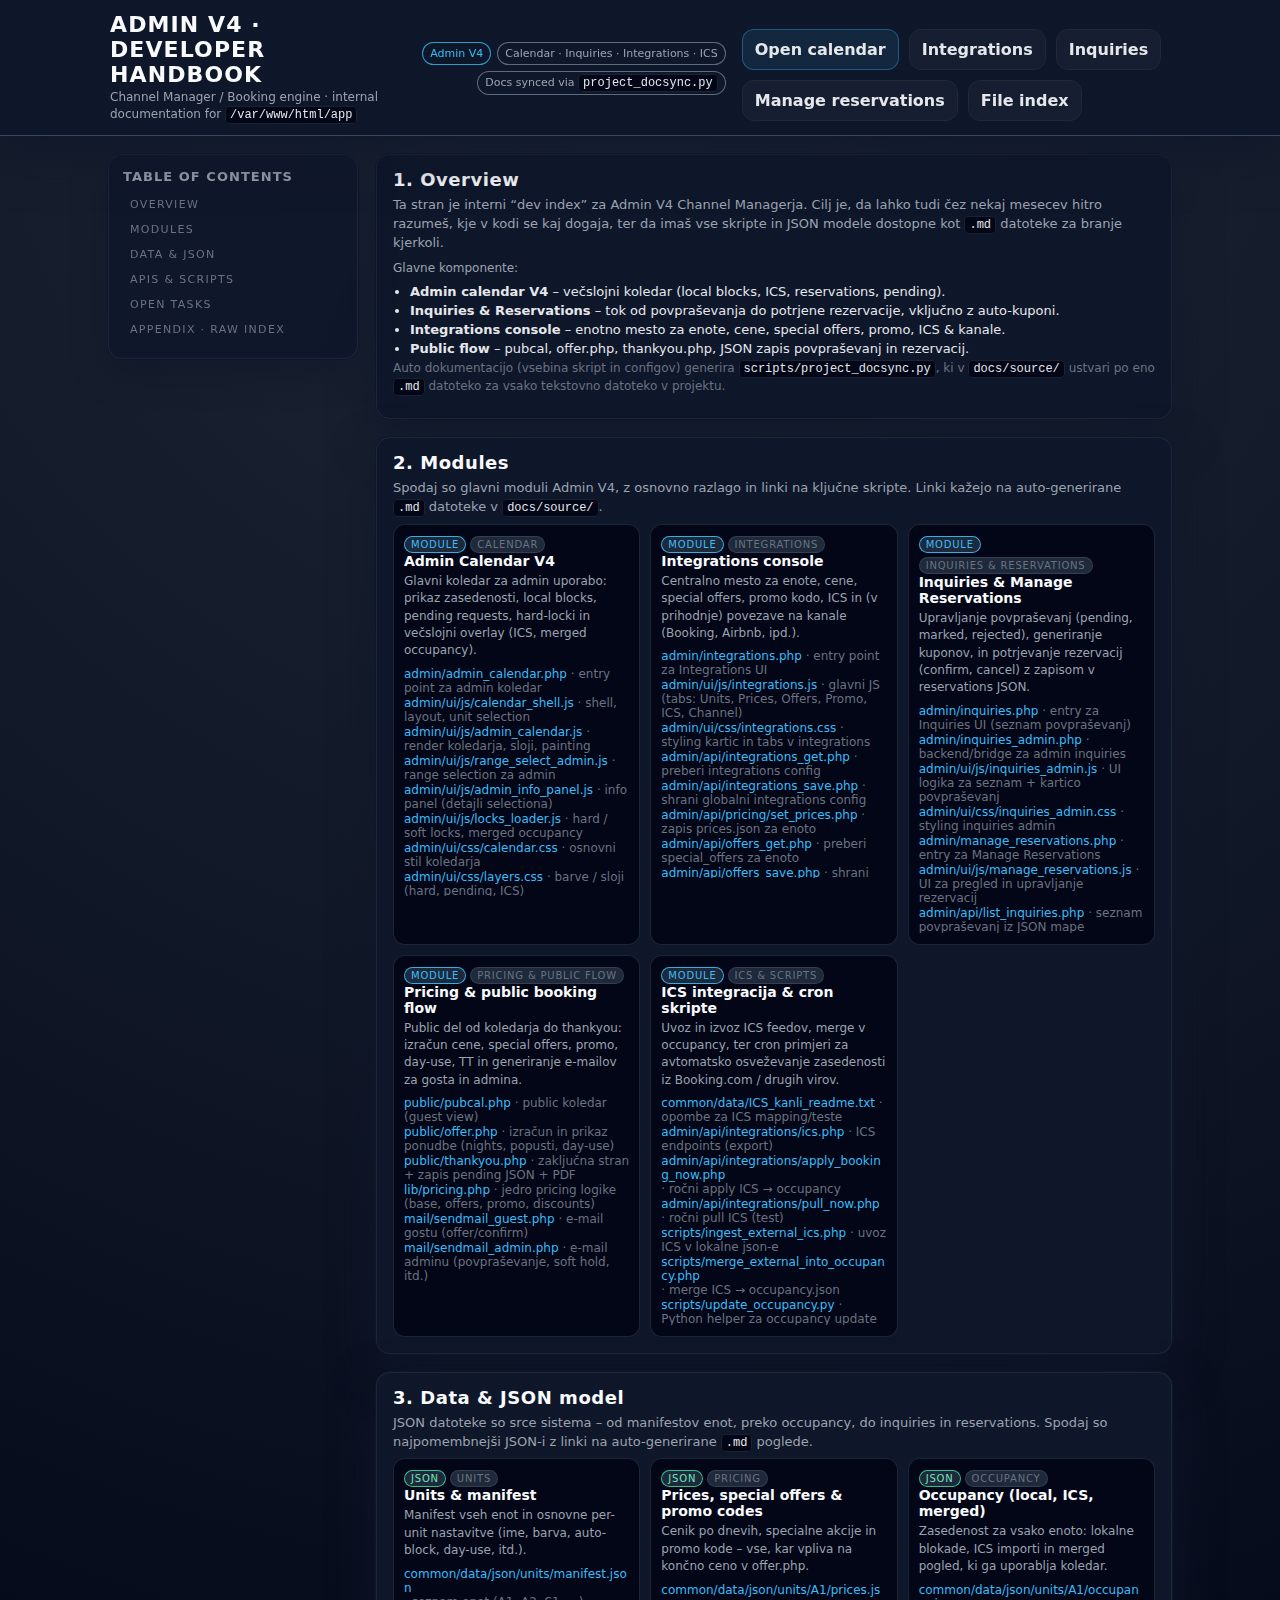
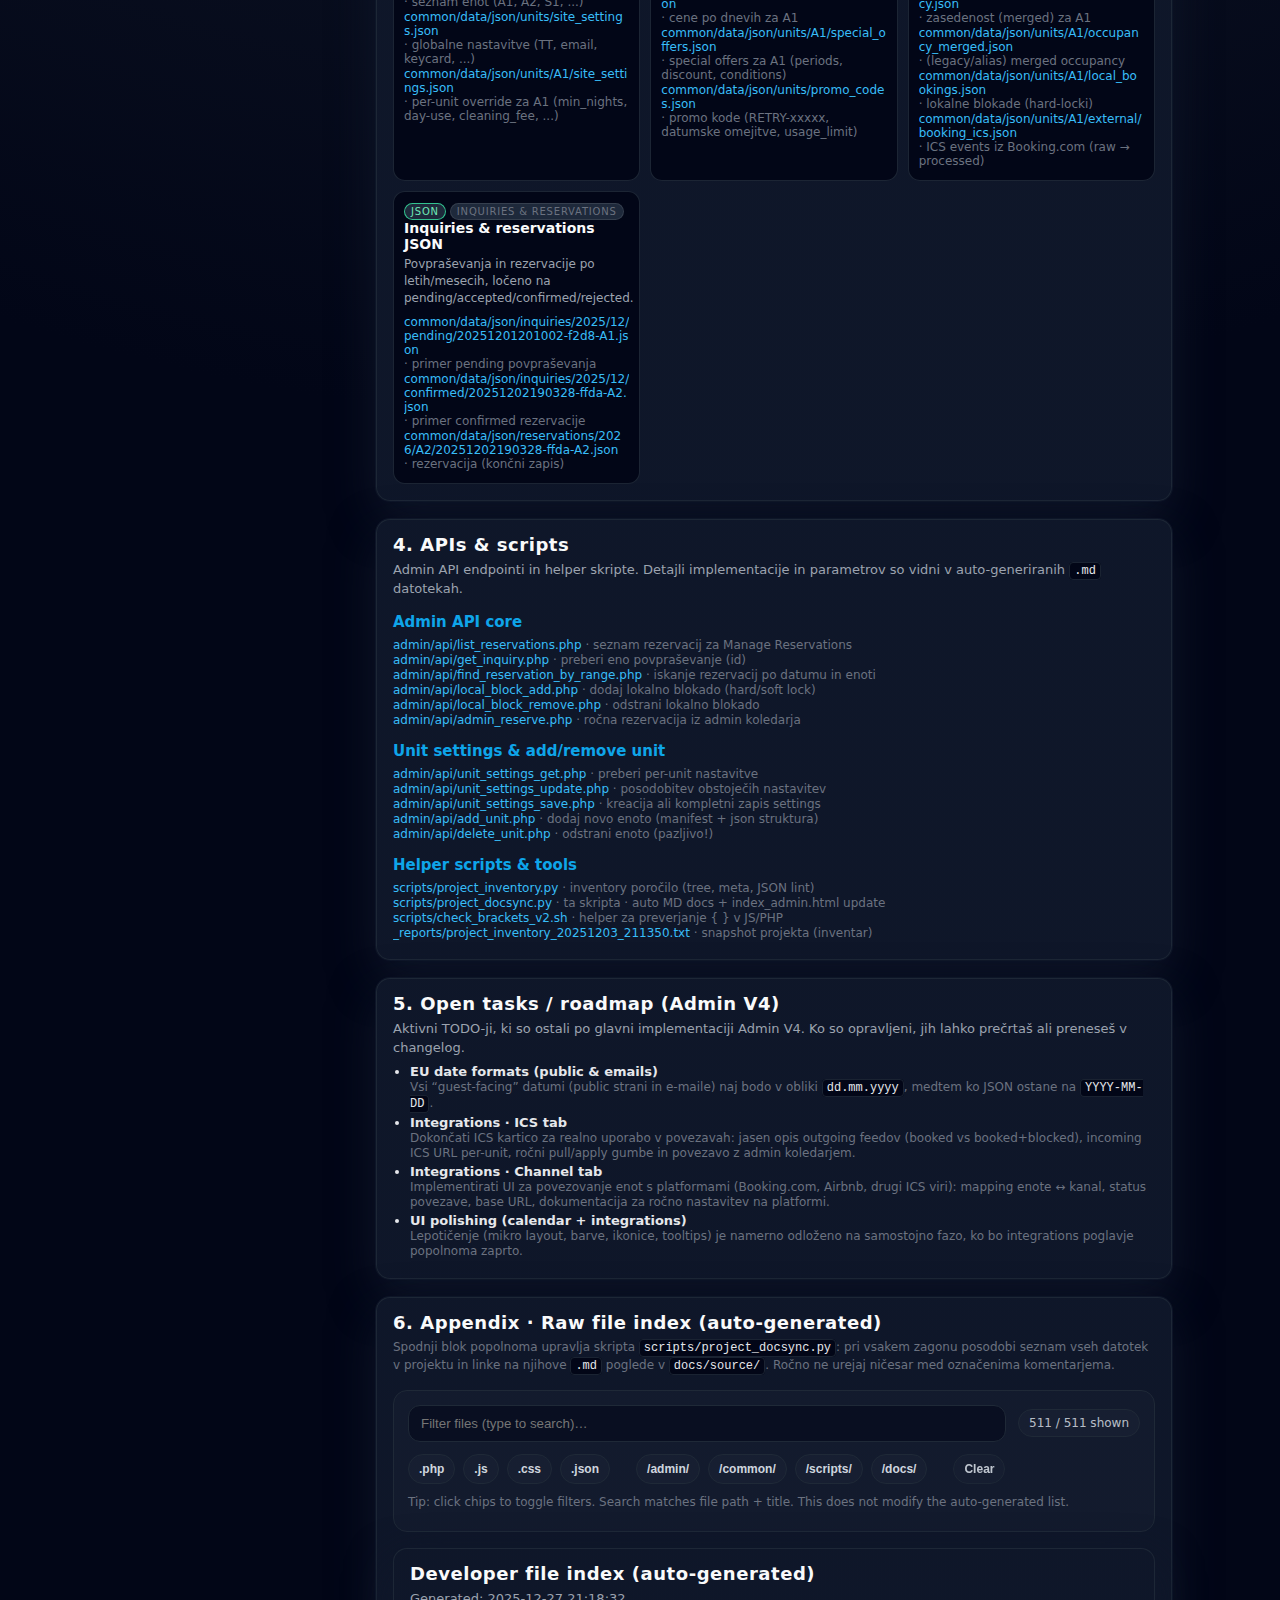
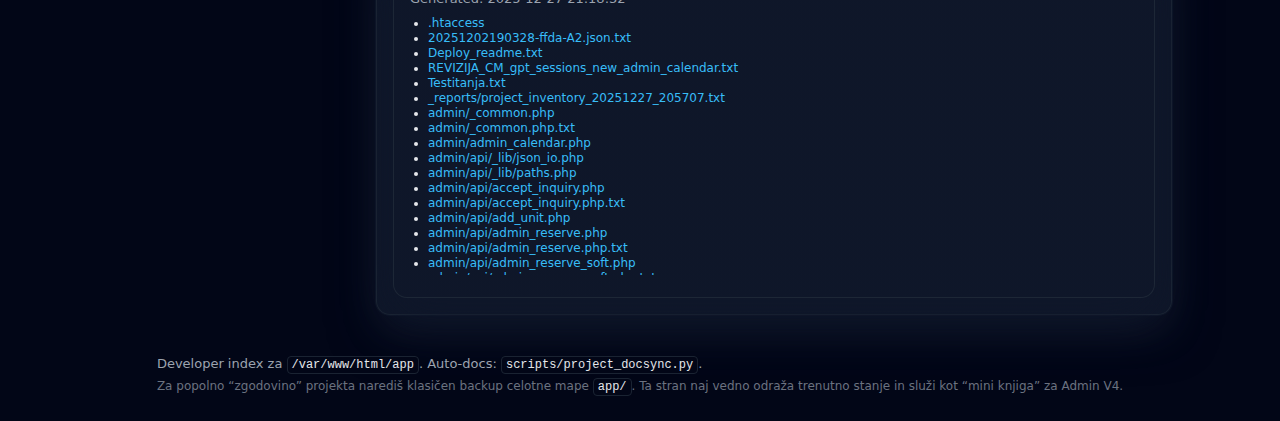
<file: admin/index_admin.html>
<!DOCTYPE html>
<html lang="en">
<head>
  <meta charset="utf-8">
  <title>Admin V4 – Developer Handbook</title>
  <meta name="viewport" content="width=device-width, initial-scale=1">
  <style>
    :root {
      --bg: #111827;
      --bg-alt: #020617;
      --panel: #0f172a;
      --border: #1f2937;
      --accent: #38bdf8;
      --accent-soft: rgba(56,189,248,0.12);
      --accent-strong: #0ea5e9;
      --text: #e5e7eb;
      --text-soft: #9ca3af;
      --text-softer: #6b7280;
      --danger: #f97373;
      --muted-panel: #020617;
      --code-bg: #020617;
      --tag-bg: #1e293b;
    }

    * {
      box-sizing: border-box;
    }

    html, body {
      margin: 0;
      padding: 0;
      font-family: system-ui, -apple-system, BlinkMacSystemFont, "Segoe UI", sans-serif;
      background: radial-gradient(circle at top, #1f2937 0, #020617 55%, #020617 100%);
      color: var(--text);
    }

    body {
      min-height: 100vh;
      display: flex;
      flex-direction: column;
    }

    header {
      border-bottom: 1px solid rgba(148,163,184,0.35);
      background: linear-gradient(135deg, rgba(15,23,42,0.98), rgba(15,23,42,0.98));
      box-shadow: 0 18px 40px rgba(15,23,42,0.9);
      position: sticky;
      top: 0;
      z-index: 20;
      backdrop-filter: blur(10px);
    }

    header .inner {
      max-width: 1100px;
      margin: 0 auto;
      padding: 12px 20px 10px;
      display: flex;
      align-items: center;
      justify-content: space-between;
      gap: 16px;
    }

    header h1 {
      margin: 0;
      font-size: 22px;
      letter-spacing: 0.05em;
      text-transform: uppercase;
      color: #f9fafb;
    }

    header .subtitle {
      margin: 2px 0 0;
      font-size: 12px;
      color: var(--text-soft);
    }

    header .badges {
      display: flex;
      flex-wrap: wrap;
      gap: 6px;
      justify-content: flex-end;
    }

    .badge {
      font-size: 11px;
      padding: 4px 7px;
      border-radius: 999px;
      border: 1px solid rgba(148,163,184,0.6);
      color: var(--text-soft);
      background: rgba(15,23,42,0.9);
      white-space: nowrap;
    }

    .badge.badge-accent {
      border-color: rgba(56,189,248,0.8);
      color: var(--accent);
      background: rgba(15,23,42,0.95);
    }

    .layout {
      max-width: 1100px;
      margin: 0 auto;
      padding: 18px 18px 36px;
      display: grid;
      grid-template-columns: 250px minmax(0, 1fr);
      gap: 18px;
    }

    nav {
      position: sticky;
      top: 70px;
      align-self: flex-start;
      padding: 14px 14px 16px;
      border-radius: 14px;
      background: radial-gradient(circle at top left, rgba(15,23,42,0.95), rgba(15,23,42,0.96));
      border: 1px solid rgba(31,41,55,0.9);
      box-shadow:
        0 12px 32px rgba(15,23,42,0.7),
        0 0 0 1px rgba(15,23,42,0.9);
    }

    nav h2 {
      margin: 0 0 8px;
      font-size: 13px;
      font-weight: 600;
      text-transform: uppercase;
      letter-spacing: 0.08em;
      color: var(--text-soft);
    }

    nav ul {
      list-style: none;
      padding: 0;
      margin: 0;
    }

    nav li {
      margin: 2px 0;
    }

    nav a {
      display: block;
      padding: 4px 7px;
      border-radius: 8px;
      font-size: 13px;
      color: var(--text-soft);
      text-decoration: none;
      transition: background 0.15s, color 0.15s, transform 0.1s;
    }

    nav a span.section-label {
      font-size: 11px;
      text-transform: uppercase;
      letter-spacing: 0.12em;
      color: var(--text-softer);
    }

    nav a:hover {
      background: rgba(15,23,42,0.95);
      color: var(--accent);
      transform: translateX(1px);
    }

    main {
      display: flex;
      flex-direction: column;
      gap: 18px;
    }

    section {
      padding: 14px 16px 16px;
      border-radius: 14px;
      background: radial-gradient(circle at top, rgba(15,23,42,0.98), rgba(15,23,42,0.98));
      border: 1px solid rgba(31,41,55,0.9);
      box-shadow:
        0 18px 45px rgba(15,23,42,0.9),
        0 0 0 1px rgba(15,23,42,0.9);
    }

    section h2 {
      margin-top: 0;
      margin-bottom: 6px;
      font-size: 18px;
      letter-spacing: 0.03em;
      color: #f9fafb;
    }

    section h3 {
      margin-top: 14px;
      margin-bottom: 6px;
      font-size: 15px;
      color: var(--accent-strong);
    }

    section h4 {
      margin-top: 10px;
      margin-bottom: 4px;
      font-size: 13px;
      color: var(--text-soft);
    }

    p {
      margin: 4px 0 6px;
      font-size: 13px;
      line-height: 1.45;
      color: var(--text-soft);
    }

    .grid {
      display: grid;
      grid-template-columns: repeat(auto-fit, minmax(220px, 1fr));
      gap: 10px;
      margin-top: 6px;
    }

    .card {
      border-radius: 12px;
      background: linear-gradient(145deg, #020617, #020617);
      border: 1px solid rgba(31,41,55,0.9);
      padding: 9px 10px 9px;
    }

    .card h3 {
      margin-top: 0;
      margin-bottom: 4px;
      font-size: 14px;
      color: #f9fafb;
    }

    .card p {
      font-size: 12px;
      margin-bottom: 6px;
    }

    .tags {
      display: flex;
      flex-wrap: wrap;
      gap: 4px;
      margin-top: 2px;
    }

    .tag {
      display: inline-flex;
      align-items: center;
      padding: 2px 6px;
      border-radius: 999px;
      border: 1px solid rgba(55,65,81,0.9);
      background: var(--tag-bg);
      font-size: 10px;
      color: var(--text-softer);
      text-transform: uppercase;
      letter-spacing: 0.08em;
    }

    .tag.tag-mod {
      border-color: rgba(56,189,248,0.9);
      color: var(--accent);
    }

    .tag.tag-json {
      border-color: rgba(52,211,153,0.9);
      color: #6ee7b7;
    }

    .tag.tag-api {
      border-color: rgba(248,250,252,0.7);
      color: #e5e7eb;
    }

ul.file-list {
  list-style: none;
  padding-left: 0;
  margin: 4px 0 2px;
  max-height: 230px;        /* če jih je zelo veliko, se pojavi scroll */
  overflow-y: auto;
}

/* vsak entry */
ul.file-list li {
  margin: 1px 0;
  font-size: 12px;
  white-space: normal;      /* dovoli prelom vrstice */
}

/* sam link (dolgi path-i brez presledkov) */
ul.file-list a {
  color: var(--accent);
  text-decoration: none;
  display: inline-block;
  max-width: 100%;
  word-break: break-all;    /* lomi tudi brez presledkov */
  overflow-wrap: anywhere;  /* dodatna varnost za moderne browserje */
}

ul.file-list a:hover {
  text-decoration: underline;
}

/* Appendix – raw index linki naj bodo enake barve kot ostali dev linki */
#appendix ul {
  list-style: disc;
  padding-left: 18px;
  margin: 6px 0;
  max-height: 260px;      /* če je ogromen seznam: scroll */
  overflow-y: auto;
}

#appendix li {
  font-size: 12px;
  margin: 1px 0;
}

#appendix a {
  color: var(--accent);   /* ista modra kot zgoraj */
  text-decoration: none;
}

#appendix a:hover {
  text-decoration: underline;
}

    code {
      font-family: ui-monospace, SFMono-Regular, Menlo, Monaco, Consolas, "Liberation Mono", "Courier New", monospace;
      font-size: 12px;
      padding: 1px 4px;
      border-radius: 4px;
      background: var(--code-bg);
      border: 1px solid rgba(31,41,55,0.85);
      color: #e5e7eb;
    }

    .muted {
      color: var(--text-softer);
      font-size: 12px;
    }

    .muted-strong {
      color: var(--text-soft);
      font-size: 12px;
    }

    .todo-list {
      padding-left: 17px;
      margin: 5px 0 3px;
    }

    .todo-list li {
      margin-bottom: 4px;
      font-size: 13px;
    }

    .todo-kinda-done {
      color: #6ee7b7;
    }

    footer {
      max-width: 1100px;
      margin: 0 auto;
      padding: 0 18px 20px;
      font-size: 11px;
      color: var(--text-softer);
    }

    footer p {
      margin: 4px 0;
    }

    @media (max-width: 880px) {
      .layout {
        grid-template-columns: 1fr;
      }
      nav {
        position: static;
      }
    }
  
    /* --- Billboard UX additions --- */
    .quick-actions{
      display:flex;
      flex-wrap:wrap;
      gap:10px;
      margin-top:14px;
    }
    .qa-btn{
      display:inline-flex;
      align-items:center;
      gap:8px;
      padding:10px 12px;
      border-radius:12px;
      border:1px solid var(--border);
      background: rgba(255,255,255,0.03);
      text-decoration:none;
      color: var(--text);
      font-weight:600;
      transition: transform .06s ease, background .12s ease, border-color .12s ease;
    }
    .qa-btn:hover{ background: rgba(255,255,255,0.06); border-color: rgba(148,163,184,0.35); transform: translateY(-1px); }
    .qa-btn:active{ transform: translateY(0px); }
    .qa-primary{ background: rgba(56,189,248,0.10); border-color: rgba(56,189,248,0.35); }
    .file-controls{
      margin: 14px 0 16px;
      padding: 14px;
      border: 1px solid var(--border);
      background: rgba(255,255,255,0.02);
      border-radius: 14px;
    }
    .file-controls-row{
      display:flex;
      align-items:center;
      gap:12px;
    }
    #fileFilterInput{
      flex:1;
      min-width: 220px;
      padding: 10px 12px;
      border-radius: 12px;
      border: 1px solid var(--border);
      background: rgba(2,6,23,0.55);
      color: var(--text);
    }
    .file-count{
      font-size: 12px;
      color: rgba(226,232,240,0.8);
      padding: 6px 10px;
      border-radius: 999px;
      border: 1px solid var(--border);
      background: rgba(255,255,255,0.02);
      white-space: nowrap;
    }
    .file-chips{
      display:flex;
      flex-wrap:wrap;
      gap:8px;
      margin-top: 12px;
    }
    .chip{
      appearance:none;
      border:1px solid var(--border);
      background: rgba(255,255,255,0.02);
      color: rgba(226,232,240,0.92);
      padding: 7px 10px;
      border-radius: 999px;
      font-weight: 700;
      font-size: 12px;
      cursor: pointer;
      user-select: none;
    }
    .chip:hover{ background: rgba(255,255,255,0.05); }
    .chip.active{ background: rgba(56,189,248,0.12); border-color: rgba(56,189,248,0.38); }
    .chip-ghost{ opacity: 0.9; }
    .chip-sep{ width: 10px; }
    .small{ font-size: 12px; }
    .to-top{
      position: fixed;
      right: 16px;
      bottom: 16px;
      z-index: 50;
      display:none;
    }
    .to-top a{
      display:inline-flex;
      align-items:center;
      justify-content:center;
      width: 44px;
      height: 44px;
      border-radius: 14px;
      border: 1px solid var(--border);
      background: rgba(15,23,42,0.72);
      color: var(--text);
      text-decoration:none;
      font-weight:900;
    }
    .to-top a:hover{ background: rgba(15,23,42,0.92); }

</style>
</head>
<body>
<a id="top"></a>
<header>
  <div class="inner">
    <div>
      <h1>Admin V4 · Developer Handbook</h1>
      <p class="subtitle">
        Channel Manager / Booking engine · internal documentation for <code>/var/www/html/app</code>
      </p>
    </div>
    <div class="badges">
      <span class="badge badge-accent">Admin V4</span>
      <span class="badge">Calendar · Inquiries · Integrations · ICS</span>
      <span class="badge">Docs synced via <code>project_docsync.py</code></span>
    </div>

    <div class="quick-actions" aria-label="Quick actions">
      <a class="qa-btn qa-primary" href="admin_calendar.php">Open calendar</a>
      <a class="qa-btn" href="integrations.php">Integrations</a>
      <a class="qa-btn" href="inquiries_admin.php">Inquiries</a>
      <a class="qa-btn" href="manage_reservations.php">Manage reservations</a>
      <a class="qa-btn" href="index_admin.html#appendix">File index</a>
    </div>

  </div>
</header>

<div class="layout">
  <nav>
    <h2>Table of contents</h2>
    <ul>
      <li><a href="#overview"><span class="section-label">Overview</span></a></li>
      <li><a href="#modules"><span class="section-label">Modules</span></a></li>
      <li><a href="#data-model"><span class="section-label">Data &amp; JSON</span></a></li>
      <li><a href="#apis"><span class="section-label">APIs &amp; Scripts</span></a></li>
      <li><a href="#open-tasks"><span class="section-label">Open tasks</span></a></li>
      <li><a href="#appendix"><span class="section-label">Appendix · Raw index</span></a></li>
    </ul>
  </nav>

  <main>
    <!-- OVERVIEW -->
    <section id="overview">
      <h2>1. Overview</h2>
      <p>
        Ta stran je interni “dev index” za Admin V4 Channel Managerja. Cilj je, da lahko
        tudi čez nekaj mesecev hitro razumeš, kje v kodi se kaj dogaja, ter da imaš vse
        skripte in JSON modele dostopne kot <code>.md</code> datoteke za branje kjerkoli.
      </p>
      <p>
        <span class="muted-strong">Glavne komponente:</span>
      </p>
      <ul class="todo-list">
        <li><strong>Admin calendar V4</strong> – večslojni koledar (local blocks, ICS, reservations, pending).</li>
        <li><strong>Inquiries &amp; Reservations</strong> – tok od povpraševanja do potrjene rezervacije, vključno z auto-kuponi.</li>
        <li><strong>Integrations console</strong> – enotno mesto za enote, cene, special offers, promo, ICS &amp; kanale.</li>
        <li><strong>Public flow</strong> – pubcal, offer.php, thankyou.php, JSON zapis povpraševanj in rezervacij.</li>
      </ul>
      <p class="muted">
        Auto dokumentacijo (vsebina skript in configov) generira <code>scripts/project_docsync.py</code>,
        ki v <code>docs/source/</code> ustvari po eno <code>.md</code> datoteko za vsako tekstovno datoteko v projektu.
      </p>
    </section>

    <!-- MODULES -->
    <section id="modules">
      <h2>2. Modules</h2>
      <p>
        Spodaj so glavni moduli Admin V4, z osnovno razlago in linki na ključne skripte.
        Linki kažejo na auto-generirane <code>.md</code> datoteke v <code>docs/source/</code>.
      </p>

      <div class="grid">
        <!-- Calendar V4 -->
        <div class="card">
          <div class="tags">
            <span class="tag tag-mod">Module</span>
            <span class="tag">Calendar</span>
          </div>
          <h3>Admin Calendar V4</h3>
          <p>
            Glavni koledar za admin uporabo: prikaz zasedenosti, local blocks, pending requests,
            hard-locki in večslojni overlay (ICS, merged occupancy).
          </p>
          <ul class="file-list">
            <li>
              <a href="../docs/source/admin__admin_calendar.php.md" target="_blank">
                admin/admin_calendar.php
              </a>
              <span class="muted"> · entry point za admin koledar</span>
            </li>
            <li>
              <a href="../docs/source/admin__ui__js__calendar_shell.js.md" target="_blank">
                admin/ui/js/calendar_shell.js
              </a>
              <span class="muted"> · shell, layout, unit selection</span>
            </li>
            <li>
              <a href="../docs/source/admin__ui__js__admin_calendar.js.md" target="_blank">
                admin/ui/js/admin_calendar.js
              </a>
              <span class="muted"> · render koledarja, sloji, painting</span>
            </li>
            <li>
              <a href="../docs/source/admin__ui__js__range_select_admin.js.md" target="_blank">
                admin/ui/js/range_select_admin.js
              </a>
              <span class="muted"> · range selection za admin</span>
            </li>
            <li>
              <a href="../docs/source/admin__ui__js__admin_info_panel.js.md" target="_blank">
                admin/ui/js/admin_info_panel.js
              </a>
              <span class="muted"> · info panel (detajli selectiona)</span>
            </li>
            <li>
              <a href="../docs/source/admin__ui__js__locks_loader.js.md" target="_blank">
                admin/ui/js/locks_loader.js
              </a>
              <span class="muted"> · hard / soft locks, merged occupancy</span>
            </li>
            <li>
              <a href="../docs/source/admin__ui__css__calendar.css.md" target="_blank">
                admin/ui/css/calendar.css
              </a>
              <span class="muted"> · osnovni stil koledarja</span>
            </li>
            <li>
              <a href="../docs/source/admin__ui__css__layers.css.md" target="_blank">
                admin/ui/css/layers.css
              </a>
              <span class="muted"> · barve / sloji (hard, pending, ICS)</span>
            </li>
          </ul>
        </div>

        <!-- Integrations -->
        <div class="card">
          <div class="tags">
            <span class="tag tag-mod">Module</span>
            <span class="tag">Integrations</span>
          </div>
          <h3>Integrations console</h3>
          <p>
            Centralno mesto za enote, cene, special offers, promo kodo, ICS in (v prihodnje)
            povezave na kanale (Booking, Airbnb, ipd.).
          </p>
          <ul class="file-list">
            <li>
              <a href="../docs/source/admin__integrations.php.md" target="_blank">
                admin/integrations.php
              </a>
              <span class="muted"> · entry point za Integrations UI</span>
            </li>
            <li>
              <a href="../docs/source/admin__ui__js__integrations.js.md" target="_blank">
                admin/ui/js/integrations.js
              </a>
              <span class="muted"> · glavni JS (tabs: Units, Prices, Offers, Promo, ICS, Channel)</span>
            </li>
            <li>
              <a href="../docs/source/admin__ui__css__integrations.css.md" target="_blank">
                admin/ui/css/integrations.css
              </a>
              <span class="muted"> · styling kartic in tabs v integrations</span>
            </li>
            <li>
              <a href="../docs/source/admin__api__integrations_get.php.md" target="_blank">
                admin/api/integrations_get.php
              </a>
              <span class="muted"> · preberi integrations config</span>
            </li>
            <li>
              <a href="../docs/source/admin__api__integrations_save.php.md" target="_blank">
                admin/api/integrations_save.php
              </a>
              <span class="muted"> · shrani globalni integrations config</span>
            </li>
            <li>
              <a href="../docs/source/admin__api__pricing__set_prices.php.md" target="_blank">
                admin/api/pricing/set_prices.php
              </a>
              <span class="muted"> · zapis prices.json za enoto</span>
            </li>
            <li>
              <a href="../docs/source/admin__api__offers_get.php.md" target="_blank">
                admin/api/offers_get.php
              </a>
              <span class="muted"> · preberi special_offers za enoto</span>
            </li>
            <li>
              <a href="../docs/source/admin__api__offers_save.php.md" target="_blank">
                admin/api/offers_save.php
              </a>
              <span class="muted"> · shrani special_offers.json</span>
            </li>
            <li>
              <a href="../docs/source/admin__api__promo_get.php.md" target="_blank">
                admin/api/promo_get.php
              </a>
              <span class="muted"> · preberi promo_codes.json</span>
            </li>
            <li>
              <a href="../docs/source/admin__api__promo_save.php.md" target="_blank">
                admin/api/promo_save.php
              </a>
              <span class="muted"> · shrani promo_codes.json</span>
            </li>
          </ul>
        </div>

        <!-- Inquiries & Reservations -->
        <div class="card">
          <div class="tags">
            <span class="tag tag-mod">Module</span>
            <span class="tag">Inquiries &amp; Reservations</span>
          </div>
          <h3>Inquiries &amp; Manage Reservations</h3>
          <p>
            Upravljanje povpraševanj (pending, marked, rejected), generiranje kuponov,
            in potrjevanje rezervacij (confirm, cancel) z zapisom v reservations JSON.
          </p>
          <ul class="file-list">
            <li>
              <a href="../docs/source/admin__inquiries.php.md" target="_blank">
                admin/inquiries.php
              </a>
              <span class="muted"> · entry za Inquiries UI (seznam povpraševanj)</span>
            </li>
            <li>
              <a href="../docs/source/admin__inquiries_admin.php.md" target="_blank">
                admin/inquiries_admin.php
              </a>
              <span class="muted"> · backend/bridge za admin inquiries</span>
            </li>
            <li>
              <a href="../docs/source/admin__ui__js__inquiries_admin.js.md" target="_blank">
                admin/ui/js/inquiries_admin.js
              </a>
              <span class="muted"> · UI logika za seznam + kartico povpraševanj</span>
            </li>
            <li>
              <a href="../docs/source/admin__ui__css__inquiries_admin.css.md" target="_blank">
                admin/ui/css/inquiries_admin.css
              </a>
              <span class="muted"> · styling inquiries admin</span>
            </li>
            <li>
              <a href="../docs/source/admin__manage_reservations.php.md" target="_blank">
                admin/manage_reservations.php
              </a>
              <span class="muted"> · entry za Manage Reservations</span>
            </li>
            <li>
              <a href="../docs/source/admin__ui__js__manage_reservations.js.md" target="_blank">
                admin/ui/js/manage_reservations.js
              </a>
              <span class="muted"> · UI za pregled in upravljanje rezervacij</span>
            </li>
            <li>
              <a href="../docs/source/admin__api__list_inquiries.php.md" target="_blank">
                admin/api/list_inquiries.php
              </a>
              <span class="muted"> · seznam povpraševanj iz JSON mape</span>
            </li>
            <li>
              <a href="../docs/source/admin__api__accept_inquiry.php.md" target="_blank">
                admin/api/accept_inquiry.php
              </a>
              <span class="muted"> · sprejem povpraševanja → pending/accepted rezervacija</span>
            </li>
            <li>
              <a href="../docs/source/admin__api__reject_inquiry.php.md" target="_blank">
                admin/api/reject_inquiry.php
              </a>
              <span class="muted"> · zavrnitev + (po novem) generiranje kupona</span>
            </li>
            <li>
              <a href="../docs/source/admin__api__finalize_reservation.php.md" target="_blank">
                admin/api/finalize_reservation.php
              </a>
              <span class="muted"> · dokončna ustvaritev rezervacije (reservations/*)</span>
            </li>
          </ul>
        </div>

        <!-- Pricing & Public Flow -->
        <div class="card">
          <div class="tags">
            <span class="tag tag-mod">Module</span>
            <span class="tag">Pricing &amp; Public Flow</span>
          </div>
          <h3>Pricing &amp; public booking flow</h3>
          <p>
            Public del od koledarja do thankyou: izračun cene, special offers, promo,
            day-use, TT in generiranje e-mailov za gosta in admina.
          </p>
          <ul class="file-list">
            <li>
              <a href="../docs/source/public__pubcal.php.md" target="_blank">
                public/pubcal.php
              </a>
              <span class="muted"> · public koledar (guest view)</span>
            </li>
            <li>
              <a href="../docs/source/public__offer.php.md" target="_blank">
                public/offer.php
              </a>
              <span class="muted"> · izračun in prikaz ponudbe (nights, popusti, day-use)</span>
            </li>
            <li>
              <a href="../docs/source/public__thankyou.php.md" target="_blank">
                public/thankyou.php
              </a>
              <span class="muted"> · zaključna stran + zapis pending JSON + PDF</span>
            </li>
            <li>
              <a href="../docs/source/lib__pricing.php.md" target="_blank">
                lib/pricing.php
              </a>
              <span class="muted"> · jedro pricing logike (base, offers, promo, discounts)</span>
            </li>
            <li>
              <a href="../docs/source/mail__sendmail_guest.php.md" target="_blank">
                mail/sendmail_guest.php
              </a>
              <span class="muted"> · e-mail gostu (offer/confirm)</span>
            </li>
            <li>
              <a href="../docs/source/mail__sendmail_admin.php.md" target="_blank">
                mail/sendmail_admin.php
              </a>
              <span class="muted"> · e-mail adminu (povpraševanje, soft hold, itd.)</span>
            </li>
          </ul>
        </div>

        <!-- ICS & Scripts -->
        <div class="card">
          <div class="tags">
            <span class="tag tag-mod">Module</span>
            <span class="tag">ICS &amp; scripts</span>
          </div>
          <h3>ICS integracija &amp; cron skripte</h3>
          <p>
            Uvoz in izvoz ICS feedov, merge v occupancy, ter cron primjeri za avtomatsko
            osveževanje zasedenosti iz Booking.com / drugih virov.
          </p>
          <ul class="file-list">
            <li>
              <a href="../docs/source/common__data__ICS_kanli_readme.txt.md" target="_blank">
                common/data/ICS_kanli_readme.txt
              </a>
              <span class="muted"> · opombe za ICS mapping/teste</span>
            </li>
            <li>
              <a href="../docs/source/admin__api__integrations__ics.php.md" target="_blank">
                admin/api/integrations/ics.php
              </a>
              <span class="muted"> · ICS endpoints (export)</span>
            </li>
            <li>
              <a href="../docs/source/admin__api__integrations__apply_booking_now.php.md" target="_blank">
                admin/api/integrations/apply_booking_now.php
              </a>
              <span class="muted"> · ročni apply ICS → occupancy</span>
            </li>
            <li>
              <a href="../docs/source/admin__api__integrations__pull_now.php.md" target="_blank">
                admin/api/integrations/pull_now.php
              </a>
              <span class="muted"> · ročni pull ICS (test)</span>
            </li>
            <li>
              <a href="../docs/source/scripts__ingest_external_ics.php.md" target="_blank">
                scripts/ingest_external_ics.php
              </a>
              <span class="muted"> · uvoz ICS v lokalne json-e</span>
            </li>
            <li>
              <a href="../docs/source/scripts__merge_external_into_occupancy.php.md" target="_blank">
                scripts/merge_external_into_occupancy.php
              </a>
              <span class="muted"> · merge ICS → occupancy.json</span>
            </li>
            <li>
              <a href="../docs/source/scripts__update_occupancy.py.md" target="_blank">
                scripts/update_occupancy.py
              </a>
              <span class="muted"> · Python helper za occupancy update</span>
            </li>
            <li>
              <a href="../docs/source/scripts__CRON_EXAMPLES.txt.md" target="_blank">
                scripts/CRON_EXAMPLES.txt
              </a>
              <span class="muted"> · primeri cron nalog za ICS &amp; merge</span>
            </li>
          </ul>
        </div>
      </div>
    </section>

    <!-- DATA / JSON MODEL -->
    <section id="data-model">
      <h2>3. Data &amp; JSON model</h2>
      <p>
        JSON datoteke so srce sistema – od manifestov enot, preko occupancy, do inquiries in
        reservations. Spodaj so najpomembnejši JSON-i z linki na auto-generirane <code>.md</code> poglede.
      </p>

      <div class="grid">
        <!-- Units & manifest -->
        <div class="card">
          <div class="tags">
            <span class="tag tag-json">JSON</span>
            <span class="tag">Units</span>
          </div>
          <h3>Units &amp; manifest</h3>
          <p>
            Manifest vseh enot in osnovne per-unit nastavitve (ime, barva, auto-block, day-use, itd.).
          </p>
          <ul class="file-list">
            <li>
              <a href="../docs/source/common__data__json__units__manifest.json.md" target="_blank">
                common/data/json/units/manifest.json
              </a>
              <span class="muted"> · seznam enot (A1, A2, S1, ...)</span>
            </li>
            <li>
              <a href="../docs/source/common__data__json__units__site_settings.json.md" target="_blank">
                common/data/json/units/site_settings.json
              </a>
              <span class="muted"> · globalne nastavitve (TT, email, keycard, ...)</span>
            </li>
            <li>
              <a href="../docs/source/common__data__json__units__A1__site_settings.json.md" target="_blank">
                common/data/json/units/A1/site_settings.json
              </a>
              <span class="muted"> · per-unit override za A1 (min_nights, day-use, cleaning_fee, ...)</span>
            </li>
          </ul>
        </div>

        <!-- Prices, offers, promo -->
        <div class="card">
          <div class="tags">
            <span class="tag tag-json">JSON</span>
            <span class="tag">Pricing</span>
          </div>
          <h3>Prices, special offers &amp; promo codes</h3>
          <p>
            Cenik po dnevih, specialne akcije in promo kode – vse, kar vpliva na končno ceno v offer.php.
          </p>
          <ul class="file-list">
            <li>
              <a href="../docs/source/common__data__json__units__A1__prices.json.md" target="_blank">
                common/data/json/units/A1/prices.json
              </a>
              <span class="muted"> · cene po dnevih za A1</span>
            </li>
            <li>
              <a href="../docs/source/common__data__json__units__A1__special_offers.json.md" target="_blank">
                common/data/json/units/A1/special_offers.json
              </a>
              <span class="muted"> · special offers za A1 (periods, discount, conditions)</span>
            </li>
            <li>
              <a href="../docs/source/common__data__json__units__promo_codes.json.md" target="_blank">
                common/data/json/units/promo_codes.json
              </a>
              <span class="muted"> · promo kode (RETRY-xxxxx, datumske omejitve, usage_limit)</span>
            </li>
          </ul>
        </div>

        <!-- Occupancy -->
        <div class="card">
          <div class="tags">
            <span class="tag tag-json">JSON</span>
            <span class="tag">Occupancy</span>
          </div>
          <h3>Occupancy (local, ICS, merged)</h3>
          <p>
            Zasedenost za vsako enoto: lokalne blokade, ICS importi in merged pogled, ki ga uporablja koledar.
          </p>
          <ul class="file-list">
            <li>
              <a href="../docs/source/common__data__json__units__A1__occupancy.json.md" target="_blank">
                common/data/json/units/A1/occupancy.json
              </a>
              <span class="muted"> · zasedenost (merged) za A1</span>
            </li>
            <li>
              <a href="../docs/source/common__data__json__units__A1__occupancy_merged.json.md" target="_blank">
                common/data/json/units/A1/occupancy_merged.json
              </a>
              <span class="muted"> · (legacy/alias) merged occupancy</span>
            </li>
            <li>
              <a href="../docs/source/common__data__json__units__A1__local_bookings.json.md" target="_blank">
                common/data/json/units/A1/local_bookings.json
              </a>
              <span class="muted"> · lokalne blokade (hard-locki)</span>
            </li>
            <li>
              <a href="../docs/source/common__data__json__units__A1__external__booking_ics.json.md" target="_blank">
                common/data/json/units/A1/external/booking_ics.json
              </a>
              <span class="muted"> · ICS events iz Booking.com (raw → processed)</span>
            </li>
          </ul>
        </div>

        <!-- Inquiries & reservations JSON -->
        <div class="card">
          <div class="tags">
            <span class="tag tag-json">JSON</span>
            <span class="tag">Inquiries &amp; reservations</span>
          </div>
          <h3>Inquiries &amp; reservations JSON</h3>
          <p>
            Povpraševanja in rezervacije po letih/mesecih, ločeno na pending/accepted/confirmed/rejected.
          </p>
          <ul class="file-list">
            <li>
              <a href="../docs/source/common__data__json__inquiries__2025__12__pending__20251201201002-f2d8-A1.json.md" target="_blank">
                common/data/json/inquiries/2025/12/pending/20251201201002-f2d8-A1.json
              </a>
              <span class="muted"> · primer pending povpraševanja</span>
            </li>
            <li>
              <a href="../docs/source/common__data__json__inquiries__2025__12__confirmed__20251202190328-ffda-A2.json.md" target="_blank">
                common/data/json/inquiries/2025/12/confirmed/20251202190328-ffda-A2.json
              </a>
              <span class="muted"> · primer confirmed rezervacije</span>
            </li>
            <li>
              <a href="../docs/source/common__data__json__reservations__2026__A2__20251202190328-ffda-A2.json.txt.md" target="_blank">
                common/data/json/reservations/2026/A2/20251202190328-ffda-A2.json
              </a>
              <span class="muted"> · rezervacija (končni zapis)</span>
            </li>
          </ul>
        </div>
      </div>
    </section>

    <!-- APIs & SCRIPTS -->
    <section id="apis">
      <h2>4. APIs &amp; scripts</h2>
      <p>
        Admin API endpointi in helper skripte. Detajli implementacije in parametrov so vidni v
        auto-generiranih <code>.md</code> datotekah.
      </p>

      <h3>Admin API core</h3>
      <ul class="file-list">
        <li>
          <a href="../docs/source/admin__api__list_reservations.php.md" target="_blank">
            admin/api/list_reservations.php
          </a>
          <span class="muted"> · seznam rezervacij za Manage Reservations</span>
        </li>
        <li>
          <a href="../docs/source/admin__api__get_inquiry.php.md" target="_blank">
            admin/api/get_inquiry.php
          </a>
          <span class="muted"> · preberi eno povpraševanje (id)</span>
        </li>
        <li>
          <a href="../docs/source/admin__api__find_reservation_by_range.php.md" target="_blank">
            admin/api/find_reservation_by_range.php
          </a>
          <span class="muted"> · iskanje rezervacij po datumu in enoti</span>
        </li>
        <li>
          <a href="../docs/source/admin__api__local_block_add.php.md" target="_blank">
            admin/api/local_block_add.php
          </a>
          <span class="muted"> · dodaj lokalno blokado (hard/soft lock)</span>
        </li>
        <li>
          <a href="../docs/source/admin__api__local_block_remove.php.md" target="_blank">
            admin/api/local_block_remove.php
          </a>
          <span class="muted"> · odstrani lokalno blokado</span>
        </li>
        <li>
          <a href="../docs/source/admin__api__admin_reserve.php.md" target="_blank">
            admin/api/admin_reserve.php
          </a>
          <span class="muted"> · ročna rezervacija iz admin koledarja</span>
        </li>
      </ul>

      <h3>Unit settings &amp; add/remove unit</h3>
      <ul class="file-list">
        <li>
          <a href="../docs/source/admin__api__unit_settings_get.php.md" target="_blank">
            admin/api/unit_settings_get.php
          </a>
          <span class="muted"> · preberi per-unit nastavitve</span>
        </li>
        <li>
          <a href="../docs/source/admin__api__unit_settings_update.php.md" target="_blank">
            admin/api/unit_settings_update.php
          </a>
          <span class="muted"> · posodobitev obstoječih nastavitev</span>
        </li>
        <li>
          <a href="../docs/source/admin__api__unit_settings_save.php.md" target="_blank">
            admin/api/unit_settings_save.php
          </a>
          <span class="muted"> · kreacija ali kompletni zapis settings</span>
        </li>
        <li>
          <a href="../docs/source/admin__api__add_unit.php.md" target="_blank">
            admin/api/add_unit.php
          </a>
          <span class="muted"> · dodaj novo enoto (manifest + json struktura)</span>
        </li>
        <li>
          <a href="../docs/source/admin__api__delete_unit.php.md" target="_blank">
            admin/api/delete_unit.php
          </a>
          <span class="muted"> · odstrani enoto (pazljivo!)</span>
        </li>
      </ul>

      <h3>Helper scripts &amp; tools</h3>
      <ul class="file-list">
        <li>
          <a href="../docs/source/scripts__project_inventory.py.txt.md" target="_blank">
            scripts/project_inventory.py
          </a>
          <span class="muted"> · inventory poročilo (tree, meta, JSON lint)</span>
        </li>
        <li>
          <a href="../docs/source/scripts__project_docsync.py.md" target="_blank">
            scripts/project_docsync.py
          </a>
          <span class="muted"> · ta skripta · auto MD docs + index_admin.html update</span>
        </li>
        <li>
          <a href="../docs/source/scripts__check_brackets_v2.sh.md" target="_blank">
            scripts/check_brackets_v2.sh
          </a>
          <span class="muted"> · helper za preverjanje { } v JS/PHP</span>
        </li>
        <li>
          <a href="../docs/source/_reports__project_inventory_20251203_211350.txt.md" target="_blank">
            _reports/project_inventory_20251203_211350.txt
          </a>
          <span class="muted"> · snapshot projekta (inventar)</span>
        </li>
      </ul>
    </section>

    <!-- OPEN TASKS -->
    <section id="open-tasks">
      <h2>5. Open tasks / roadmap (Admin V4)</h2>
      <p>
        Aktivni TODO-ji, ki so ostali po glavni implementaciji Admin V4. Ko so opravljeni, jih
        lahko prečrtaš ali preneseš v changelog.
      </p>
      <ul class="todo-list">
        <li>
          <strong>EU date formats (public &amp; emails)</strong><br>
          <span class="muted">
            Vsi “guest-facing” datumi (public strani in e-maile) naj bodo v obliki
            <code>dd.mm.yyyy</code>, medtem ko JSON ostane na <code>YYYY-MM-DD</code>.
          </span>
        </li>
        <li>
          <strong>Integrations · ICS tab</strong><br>
          <span class="muted">
            Dokončati ICS kartico za realno uporabo v povezavah: jasen opis
            outgoing feedov (booked vs booked+blocked), incoming ICS URL per-unit,
            ročni pull/apply gumbe in povezavo z admin koledarjem.
          </span>
        </li>
        <li>
          <strong>Integrations · Channel tab</strong><br>
          <span class="muted">
            Implementirati UI za povezovanje enot s platformami (Booking.com,
            Airbnb, drugi ICS viri): mapping enote ↔ kanal, status povezave, base URL,
            dokumentacija za ročno nastavitev na platformi.
          </span>
        </li>
        <li>
          <strong>UI polishing (calendar + integrations)</strong><br>
          <span class="muted">
            Lepotičenje (mikro layout, barve, ikonice, tooltips) je namerno odloženo
            na samostojno fazo, ko bo integrations poglavje popolnoma zaprto.
          </span>
        </li>
      </ul>
    </section>

    <!-- APPENDIX -->
    <section id="appendix">
      <h2>6. Appendix · Raw file index (auto-generated)</h2>
      <p class="muted">
        Spodnji blok popolnoma upravlja skripta <code>scripts/project_docsync.py</code>:
        pri vsakem zagonu posodobi seznam vseh datotek v projektu in linke na njihove
        <code>.md</code> poglede v <code>docs/source/</code>. Ročno ne urejaj ničesar
        med označenima komentarjema.
      </p>

      <div class="file-controls" id="fileIndexControls">
        <div class="file-controls-row">
          <input id="fileFilterInput" type="search" placeholder="Filter files (type to search)…" autocomplete="off">
          <span class="file-count" id="fileCountLabel">—</span>
        </div>
        <div class="file-chips" aria-label="Quick filters">
          <button type="button" class="chip" data-chip="ext:php">.php</button>
          <button type="button" class="chip" data-chip="ext:js">.js</button>
          <button type="button" class="chip" data-chip="ext:css">.css</button>
          <button type="button" class="chip" data-chip="ext:json">.json</button>
          <span class="chip-sep"></span>
          <button type="button" class="chip" data-chip="path:/admin/">/admin/</button>
          <button type="button" class="chip" data-chip="path:/common/">/common/</button>
          <button type="button" class="chip" data-chip="path:/scripts/">/scripts/</button>
          <button type="button" class="chip" data-chip="path:/docs/">/docs/</button>
          <span class="chip-sep"></span>
          <button type="button" class="chip chip-ghost" id="chipClear">Clear</button>
        </div>
        <p class="muted small" style="margin-top:10px">
          Tip: click chips to toggle filters. Search matches file path + title. This does not modify the auto-generated list.
        </p>
      </div>

<!-- File preview modal (does not affect DOCSYNC block) -->
<div id="cmPreview" style="display:none; position:fixed; inset:0; background:rgba(0,0,0,.65); z-index:99999;">
  <div style="position:absolute; inset:24px; background:#0f1522; border:1px solid rgba(255,255,255,.12); border-radius:14px; overflow:hidden; display:flex; flex-direction:column;">
    <div style="padding:10px 12px; background:#121826; display:flex; align-items:center; justify-content:space-between; gap:10px;">
      <div id="cmPreviewTitle" style="font-weight:700; font-size:13px; color:rgba(233,238,245,.9); overflow:hidden; text-overflow:ellipsis; white-space:nowrap;"></div>
      <div style="display:flex; gap:8px;">
        <a id="cmPreviewOpen" href="#" target="_blank" style="padding:8px 10px; border-radius:10px; background:rgba(255,255,255,.08); color:#e9eef5; text-decoration:none; font-weight:600; font-size:12px;">Open raw</a>
        <button id="cmPreviewClose" type="button" style="padding:8px 10px; border-radius:10px; border:0; background:#3b82f6; color:#081018; font-weight:800; cursor:pointer;">Close</button>
      </div>
    </div>

    <pre id="cmPreviewBody" style="margin:0; padding:12px; overflow:auto; color:#e9eef5; font-size:12px; line-height:1.35; white-space:pre; font-family:ui-monospace,SFMono-Regular,Menlo,Consolas,monospace;"></pre>
  </div>
</div>



      <!-- DOCSYNC:FILES-START -->

  <section id="dev-file-index">
    <h2>Developer file index (auto-generated)</h2>
    <p>Generated: 2025-12-27 21:18:32</p>
    <ul>
      <li><a href="../docs/source/.htaccess.md" target="_blank">.htaccess</a></li>
      <li><a href="../docs/source/20251202190328-ffda-A2.json.txt.md" target="_blank">20251202190328-ffda-A2.json.txt</a></li>
      <li><a href="../docs/source/Deploy_readme.txt.md" target="_blank">Deploy_readme.txt</a></li>
      <li><a href="../docs/source/REVIZIJA_CM_gpt_sessions_new_admin_calendar.txt.md" target="_blank">REVIZIJA_CM_gpt_sessions_new_admin_calendar.txt</a></li>
      <li><a href="../docs/source/Testitanja.txt.md" target="_blank">Testitanja.txt</a></li>
      <li><a href="../docs/source/_reports__project_inventory_20251227_205707.txt.md" target="_blank">_reports/project_inventory_20251227_205707.txt</a></li>
      <li><a href="../docs/source/admin___common.php.md" target="_blank">admin/_common.php</a></li>
      <li><a href="../docs/source/admin___common.php.txt.md" target="_blank">admin/_common.php.txt</a></li>
      <li><a href="../docs/source/admin__admin_calendar.php.md" target="_blank">admin/admin_calendar.php</a></li>
      <li><a href="../docs/source/admin__api___lib__json_io.php.md" target="_blank">admin/api/_lib/json_io.php</a></li>
      <li><a href="../docs/source/admin__api___lib__paths.php.md" target="_blank">admin/api/_lib/paths.php</a></li>
      <li><a href="../docs/source/admin__api__accept_inquiry.php.md" target="_blank">admin/api/accept_inquiry.php</a></li>
      <li><a href="../docs/source/admin__api__accept_inquiry.php.txt.md" target="_blank">admin/api/accept_inquiry.php.txt</a></li>
      <li><a href="../docs/source/admin__api__add_unit.php.md" target="_blank">admin/api/add_unit.php</a></li>
      <li><a href="../docs/source/admin__api__admin_reserve.php.md" target="_blank">admin/api/admin_reserve.php</a></li>
      <li><a href="../docs/source/admin__api__admin_reserve.php.txt.md" target="_blank">admin/api/admin_reserve.php.txt</a></li>
      <li><a href="../docs/source/admin__api__admin_reserve_soft.php.md" target="_blank">admin/api/admin_reserve_soft.php</a></li>
      <li><a href="../docs/source/admin__api__admin_reserve_soft.php.txt.md" target="_blank">admin/api/admin_reserve_soft.php.txt</a></li>
      <li><a href="../docs/source/admin__api__admin_reserve_soft_preveden_v_ang.php.txt.md" target="_blank">admin/api/admin_reserve_soft_preveden_v_ang.php.txt</a></li>
      <li><a href="../docs/source/admin__api__autopilot_get.php.md" target="_blank">admin/api/autopilot_get.php</a></li>
      <li><a href="../docs/source/admin__api__autopilot_precheck.php.md" target="_blank">admin/api/autopilot_precheck.php</a></li>
      <li><a href="../docs/source/admin__api__autopilot_save.php.md" target="_blank">admin/api/autopilot_save.php</a></li>
      <li><a href="../docs/source/admin__api__bin__accept_inquiry.php.txt.md" target="_blank">admin/api/bin/accept_inquiry.php.txt</a></li>
      <li><a href="../docs/source/admin__api__bin__add_unit.php.txt.md" target="_blank">admin/api/bin/add_unit.php.txt</a></li>
      <li><a href="../docs/source/admin__api__bin__admin_api.js.txt.md" target="_blank">admin/api/bin/admin_api.js.txt</a></li>
      <li><a href="../docs/source/admin__api__bin__admin_calendar.js.txt.md" target="_blank">admin/api/bin/admin_calendar.js.txt</a></li>
      <li><a href="../docs/source/admin__api__bin__admin_calendar.php.txt.md" target="_blank">admin/api/bin/admin_calendar.php.txt</a></li>
      <li><a href="../docs/source/admin__api__bin__admin_reserve.php.txt.md" target="_blank">admin/api/bin/admin_reserve.php.txt</a></li>
      <li><a href="../docs/source/admin__api__bin__admin_reserve_patched.php.md" target="_blank">admin/api/bin/admin_reserve_patched.php</a></li>
      <li><a href="../docs/source/admin__api__bin__admin_reserve_soft.php.txt.md" target="_blank">admin/api/bin/admin_reserve_soft.php.txt</a></li>
      <li><a href="../docs/source/admin__api__bin__apply_bookings_now.php.txt.md" target="_blank">admin/api/bin/apply_bookings_now.php.txt</a></li>
      <li><a href="../docs/source/admin__api__bin__autopilot precheck stari.txt.md" target="_blank">admin/api/bin/autopilot precheck stari.txt</a></li>
      <li><a href="../docs/source/admin__api__bin__autopilot.php.txt.md" target="_blank">admin/api/bin/autopilot.php.txt</a></li>
      <li><a href="../docs/source/admin__api__bin__autopilot_get.php.txt.md" target="_blank">admin/api/bin/autopilot_get.php.txt</a></li>
      <li><a href="../docs/source/admin__api__bin__autopilot_precheck.php.txt.md" target="_blank">admin/api/bin/autopilot_precheck.php.txt</a></li>
      <li><a href="../docs/source/admin__api__bin__autopilot_save.php.txt.md" target="_blank">admin/api/bin/autopilot_save.php.txt</a></li>
      <li><a href="../docs/source/admin__api__bin__calendar.css.txt.md" target="_blank">admin/api/bin/calendar.css.txt</a></li>
      <li><a href="../docs/source/admin__api__bin__calendar_shell.js.txt.md" target="_blank">admin/api/bin/calendar_shell.js.txt</a></li>
      <li><a href="../docs/source/admin__api__bin__calendar_to_offer.js.txt.md" target="_blank">admin/api/bin/calendar_to_offer.js.txt</a></li>
      <li><a href="../docs/source/admin__api__bin__cancel_reservation.php.popravljana_neuspesno.php.md" target="_blank">admin/api/bin/cancel_reservation.php.popravljana_neuspesno.php</a></li>
      <li><a href="../docs/source/admin__api__bin__cancel_reservation.php.txt.md" target="_blank">admin/api/bin/cancel_reservation.php.txt</a></li>
      <li><a href="../docs/source/admin__api__bin__confirm_pending.php.txt.md" target="_blank">admin/api/bin/confirm_pending.php.txt</a></li>
      <li><a href="../docs/source/admin__api__bin__confirm_reservation.php.txt.md" target="_blank">admin/api/bin/confirm_reservation.php.txt</a></li>
      <li><a href="../docs/source/admin__api__bin__datetime_fmt.php.txt.md" target="_blank">admin/api/bin/datetime_fmt.php.txt</a></li>
      <li><a href="../docs/source/admin__api__bin__datetime_fmt.txt.md" target="_blank">admin/api/bin/datetime_fmt.txt</a></li>
      <li><a href="../docs/source/admin__api__bin__day.css.txt.md" target="_blank">admin/api/bin/day.css.txt</a></li>
      <li><a href="../docs/source/admin__api__bin__expire_soft_holds.txt.md" target="_blank">admin/api/bin/expire_soft_holds.txt</a></li>
      <li><a href="../docs/source/admin__api__bin__expire_soft_holds_x.php.md" target="_blank">admin/api/bin/expire_soft_holds_x.php</a></li>
      <li><a href="../docs/source/admin__api__bin__expire_soft_holds_x.php.txt.md" target="_blank">admin/api/bin/expire_soft_holds_x.php.txt</a></li>
      <li><a href="../docs/source/admin__api__bin__finalize_core.php.txt.md" target="_blank">admin/api/bin/finalize_core.php.txt</a></li>
      <li><a href="../docs/source/admin__api__bin__finalize_reservation.php.txt.md" target="_blank">admin/api/bin/finalize_reservation.php.txt</a></li>
      <li><a href="../docs/source/admin__api__bin__ics.php.txt.md" target="_blank">admin/api/bin/ics.php.txt</a></li>
      <li><a href="../docs/source/admin__api__bin__ics_pull_unit.php.txt.md" target="_blank">admin/api/bin/ics_pull_unit.php.txt</a></li>
      <li><a href="../docs/source/admin__api__bin__ics_pull_unit.readme.txt.md" target="_blank">admin/api/bin/ics_pull_unit.readme.txt</a></li>
      <li><a href="../docs/source/admin__api__bin__inquiries.php.txt.md" target="_blank">admin/api/bin/inquiries.php.txt</a></li>
      <li><a href="../docs/source/admin__api__bin__inquiries_admin.js.txt.md" target="_blank">admin/api/bin/inquiries_admin.js.txt</a></li>
      <li><a href="../docs/source/admin__api__bin__inquiries_admin.php.txt.md" target="_blank">admin/api/bin/inquiries_admin.php.txt</a></li>
      <li><a href="../docs/source/admin__api__bin__integrations.css.txt.md" target="_blank">admin/api/bin/integrations.css.txt</a></li>
      <li><a href="../docs/source/admin__api__bin__integrations.js.txt.md" target="_blank">admin/api/bin/integrations.js.txt</a></li>
      <li><a href="../docs/source/admin__api__bin__integrations.php.txt.md" target="_blank">admin/api/bin/integrations.php.txt</a></li>
      <li><a href="../docs/source/admin__api__bin__integrations_.js.txt.md" target="_blank">admin/api/bin/integrations_.js.txt</a></li>
      <li><a href="../docs/source/admin__api__bin__integrations_autopilot.js.txt.md" target="_blank">admin/api/bin/integrations_autopilot.js.txt</a></li>
      <li><a href="../docs/source/admin__api__bin__integrations_channels.js.txt.md" target="_blank">admin/api/bin/integrations_channels.js.txt</a></li>
      <li><a href="../docs/source/admin__api__bin__integrations_core.js.txt.md" target="_blank">admin/api/bin/integrations_core.js.txt</a></li>
      <li><a href="../docs/source/admin__api__bin__integrations_editor.js.txt.md" target="_blank">admin/api/bin/integrations_editor.js.txt</a></li>
      <li><a href="../docs/source/admin__api__bin__integrations_units.js.txt.md" target="_blank">admin/api/bin/integrations_units.js.txt</a></li>
      <li><a href="../docs/source/admin__api__bin__integrations_units_x.js.txt.md" target="_blank">admin/api/bin/integrations_units_x.js.txt</a></li>
      <li><a href="../docs/source/admin__api__bin__inventory_jsons_20251217134739.txt.md" target="_blank">admin/api/bin/inventory_jsons_20251217134739.txt</a></li>
      <li><a href="../docs/source/admin__api__bin__inventory_jsons_20251217222601.txt.md" target="_blank">admin/api/bin/inventory_jsons_20251217222601.txt</a></li>
      <li><a href="../docs/source/admin__api__bin__json_io.php.txt.md" target="_blank">admin/api/bin/json_io.php.txt</a></li>
      <li><a href="../docs/source/admin__api__bin__list_inquiries.php.txt.md" target="_blank">admin/api/bin/list_inquiries.php.txt</a></li>
      <li><a href="../docs/source/admin__api__bin__list_reservations.php.txt.md" target="_blank">admin/api/bin/list_reservations.php.txt</a></li>
      <li><a href="../docs/source/admin__api__bin__local_block_add.php.txt.md" target="_blank">admin/api/bin/local_block_add.php.txt</a></li>
      <li><a href="../docs/source/admin__api__bin__local_block_remove.php.txt.md" target="_blank">admin/api/bin/local_block_remove.php.txt</a></li>
      <li><a href="../docs/source/admin__api__bin__locks_loader.js.txt.md" target="_blank">admin/api/bin/locks_loader.js.txt</a></li>
      <li><a href="../docs/source/admin__api__bin__manage_reservations.css.txt.md" target="_blank">admin/api/bin/manage_reservations.css.txt</a></li>
      <li><a href="../docs/source/admin__api__bin__manage_reservations.dark.css.txt.md" target="_blank">admin/api/bin/manage_reservations.dark.css.txt</a></li>
      <li><a href="../docs/source/admin__api__bin__manage_reservations.js.txt.md" target="_blank">admin/api/bin/manage_reservations.js.txt</a></li>
      <li><a href="../docs/source/admin__api__bin__manage_reservations.php.txt.md" target="_blank">admin/api/bin/manage_reservations.php.txt</a></li>
      <li><a href="../docs/source/admin__api__bin__offer.php.txt.md" target="_blank">admin/api/bin/offer.php.txt</a></li>
      <li><a href="../docs/source/admin__api__bin__offer_in_thankyou.php.txt.md" target="_blank">admin/api/bin/offer_in_thankyou.php.txt</a></li>
      <li><a href="../docs/source/admin__api__bin__offers_save.php.txt.md" target="_blank">admin/api/bin/offers_save.php.txt</a></li>
      <li><a href="../docs/source/admin__api__bin__pending_mark_toggle.php.txt.md" target="_blank">admin/api/bin/pending_mark_toggle.php.txt</a></li>
      <li><a href="../docs/source/admin__api__bin__project_inventory.py.txt.md" target="_blank">admin/api/bin/project_inventory.py.txt</a></li>
      <li><a href="../docs/source/admin__api__bin__project_inventory_20251217_153548.txt.md" target="_blank">admin/api/bin/project_inventory_20251217_153548.txt</a></li>
      <li><a href="../docs/source/admin__api__bin__project_inventory_20251217_222655.txt.md" target="_blank">admin/api/bin/project_inventory_20251217_222655.txt</a></li>
      <li><a href="../docs/source/admin__api__bin__project_inventory_20251217_222758.txt.md" target="_blank">admin/api/bin/project_inventory_20251217_222758.txt</a></li>
      <li><a href="../docs/source/admin__api__bin__pubcal.css.txt.md" target="_blank">admin/api/bin/pubcal.css.txt</a></li>
      <li><a href="../docs/source/admin__api__bin__pubcal.php.txt.md" target="_blank">admin/api/bin/pubcal.php.txt</a></li>
      <li><a href="../docs/source/admin__api__bin__pull_now.php.txt.md" target="_blank">admin/api/bin/pull_now.php.txt</a></li>
      <li><a href="../docs/source/admin__api__bin__range_select_admin.js.txt.md" target="_blank">admin/api/bin/range_select_admin.js.txt</a></li>
      <li><a href="../docs/source/admin__api__bin__range_selection_v2.8.6.js.txt.md" target="_blank">admin/api/bin/range_selection_v2.8.6.js.txt</a></li>
      <li><a href="../docs/source/admin__api__bin__regen_merged_all.php.txt.md" target="_blank">admin/api/bin/regen_merged_all.php.txt</a></li>
      <li><a href="../docs/source/admin__api__bin__reject_inquiry.php.txt.md" target="_blank">admin/api/bin/reject_inquiry.php.txt</a></li>
      <li><a href="../docs/source/admin__api__bin__reject_pending_conflicts.php.txt.md" target="_blank">admin/api/bin/reject_pending_conflicts.php.txt</a></li>
      <li><a href="../docs/source/admin__api__bin__resend_accept_email.php.txt.md" target="_blank">admin/api/bin/resend_accept_email.php.txt</a></li>
      <li><a href="../docs/source/admin__api__bin__save_unit_meta.php.txt.md" target="_blank">admin/api/bin/save_unit_meta.php.txt</a></li>
      <li><a href="../docs/source/admin__api__bin__send_accept_link.php.txt.md" target="_blank">admin/api/bin/send_accept_link.php.txt</a></li>
      <li><a href="../docs/source/admin__api__bin__send_rejected.php.txt.md" target="_blank">admin/api/bin/send_rejected.php.txt</a></li>
      <li><a href="../docs/source/admin__api__bin__sendmail_admin02.php.md" target="_blank">admin/api/bin/sendmail_admin02.php</a></li>
      <li><a href="../docs/source/admin__api__bin__sendmail_guest01.php.md" target="_blank">admin/api/bin/sendmail_guest01.php</a></li>
      <li><a href="../docs/source/admin__api__bin__set_in_url.php.txt.md" target="_blank">admin/api/bin/set_in_url.php.txt</a></li>
      <li><a href="../docs/source/admin__api__bin__set_prices.php.txt.md" target="_blank">admin/api/bin/set_prices.php.txt</a></li>
      <li><a href="../docs/source/admin__api__bin__site_settings.php.txt.md" target="_blank">admin/api/bin/site_settings.php.txt</a></li>
      <li><a href="../docs/source/admin__api__bin__submit_inquiry.php.txt.md" target="_blank">admin/api/bin/submit_inquiry.php.txt</a></li>
      <li><a href="../docs/source/admin__api__bin__sync_pending_requests.php.txt.md" target="_blank">admin/api/bin/sync_pending_requests.php.txt</a></li>
      <li><a href="../docs/source/admin__api__bin__unit_settings_get.php.txt.md" target="_blank">admin/api/bin/unit_settings_get.php.txt</a></li>
      <li><a href="../docs/source/admin__api__bin__unit_settings_save.php.txt.md" target="_blank">admin/api/bin/unit_settings_save.php.txt</a></li>
      <li><a href="../docs/source/admin__api__bin__unit_settings_update.php.txt.md" target="_blank">admin/api/bin/unit_settings_update.php.txt</a></li>
      <li><a href="../docs/source/admin__api__bin__update_occupancy.py.txt.md" target="_blank">admin/api/bin/update_occupancy.py.txt</a></li>
      <li><a href="../docs/source/admin__api__bin__work__accept_inquiry.php.md" target="_blank">admin/api/bin/work/accept_inquiry.php</a></li>
      <li><a href="../docs/source/admin__api__bin__work__accept_inquiry_rewind.php.txt.md" target="_blank">admin/api/bin/work/accept_inquiry_rewind.php.txt</a></li>
      <li><a href="../docs/source/admin__api__bin__work__pubcal.js.md" target="_blank">admin/api/bin/work/pubcal.js</a></li>
      <li><a href="../docs/source/admin__api__bin__work__pubcal_.js.md" target="_blank">admin/api/bin/work/pubcal_.js</a></li>
      <li><a href="../docs/source/admin__api__bin__work__thankyou.php.md" target="_blank">admin/api/bin/work/thankyou.php</a></li>
      <li><a href="../docs/source/admin__api__bin__work__thankyou_rewind.php.txt.md" target="_blank">admin/api/bin/work/thankyou_rewind.php.txt</a></li>
      <li><a href="../docs/source/admin__api__cancel_reservation.php.md" target="_blank">admin/api/cancel_reservation.php</a></li>
      <li><a href="../docs/source/admin__api__channels_get.php.md" target="_blank">admin/api/channels_get.php</a></li>
      <li><a href="../docs/source/admin__api__channels_save.php.md" target="_blank">admin/api/channels_save.php</a></li>
      <li><a href="../docs/source/admin__api__confirm_pending.php.md" target="_blank">admin/api/confirm_pending.php</a></li>
      <li><a href="../docs/source/admin__api__delete_unit.php.md" target="_blank">admin/api/delete_unit.php</a></li>
      <li><a href="../docs/source/admin__api__finalize_core.php.md" target="_blank">admin/api/finalize_core.php</a></li>
      <li><a href="../docs/source/admin__api__finalize_reservation.php.md" target="_blank">admin/api/finalize_reservation.php</a></li>
      <li><a href="../docs/source/admin__api__finalize_reservation.php.txt.md" target="_blank">admin/api/finalize_reservation.php.txt</a></li>
      <li><a href="../docs/source/admin__api__find_reservation_by_range.php.md" target="_blank">admin/api/find_reservation_by_range.php</a></li>
      <li><a href="../docs/source/admin__api__first_use_init.php.md" target="_blank">admin/api/first_use_init.php</a></li>
      <li><a href="../docs/source/admin__api__get_inquiry.php.md" target="_blank">admin/api/get_inquiry.php</a></li>
      <li><a href="../docs/source/admin__api__ics_pull_unit.php.md" target="_blank">admin/api/ics_pull_unit.php</a></li>
      <li><a href="../docs/source/admin__api__integrations__add__unit.php.md" target="_blank">admin/api/integrations/add__unit.php</a></li>
      <li><a href="../docs/source/admin__api__integrations__apply_booking_now.php.md" target="_blank">admin/api/integrations/apply_booking_now.php</a></li>
      <li><a href="../docs/source/admin__api__integrations__apply_bookings_now.php.readme.txt.md" target="_blank">admin/api/integrations/apply_bookings_now.php.readme.txt</a></li>
      <li><a href="../docs/source/admin__api__integrations__autopilot.php.readme.txt.md" target="_blank">admin/api/integrations/autopilot.php.readme.txt</a></li>
      <li><a href="../docs/source/admin__api__integrations__ics.php.md" target="_blank">admin/api/integrations/ics.php</a></li>
      <li><a href="../docs/source/admin__api__integrations__ics.php.txt.md" target="_blank">admin/api/integrations/ics.php.txt</a></li>
      <li><a href="../docs/source/admin__api__integrations__ics_bak.php.md" target="_blank">admin/api/integrations/ics_bak.php</a></li>
      <li><a href="../docs/source/admin__api__integrations__ics_preview.php.md" target="_blank">admin/api/integrations/ics_preview.php</a></li>
      <li><a href="../docs/source/admin__api__integrations__pull_now.php.md" target="_blank">admin/api/integrations/pull_now.php</a></li>
      <li><a href="../docs/source/admin__api__integrations__pull_now.php_readme.txt.md" target="_blank">admin/api/integrations/pull_now.php_readme.txt</a></li>
      <li><a href="../docs/source/admin__api__integrations__regen_merged_all.php.md" target="_blank">admin/api/integrations/regen_merged_all.php</a></li>
      <li><a href="../docs/source/admin__api__integrations__remove_platform.php.md" target="_blank">admin/api/integrations/remove_platform.php</a></li>
      <li><a href="../docs/source/admin__api__integrations__save_unit_meta.php.md" target="_blank">admin/api/integrations/save_unit_meta.php</a></li>
      <li><a href="../docs/source/admin__api__integrations__set_in_url.php.md" target="_blank">admin/api/integrations/set_in_url.php</a></li>
      <li><a href="../docs/source/admin__api__integrations__test_pull_booking.sh.md" target="_blank">admin/api/integrations/test_pull_booking.sh</a></li>
      <li><a href="../docs/source/admin__api__integrations_get.php.md" target="_blank">admin/api/integrations_get.php</a></li>
      <li><a href="../docs/source/admin__api__integrations_save.php.md" target="_blank">admin/api/integrations_save.php</a></li>
      <li><a href="../docs/source/admin__api__list_inquiries.php.md" target="_blank">admin/api/list_inquiries.php</a></li>
      <li><a href="../docs/source/admin__api__list_reservations.php.md" target="_blank">admin/api/list_reservations.php</a></li>
      <li><a href="../docs/source/admin__api__local_block_add.php.md" target="_blank">admin/api/local_block_add.php</a></li>
      <li><a href="../docs/source/admin__api__local_block_add.php.txt.md" target="_blank">admin/api/local_block_add.php.txt</a></li>
      <li><a href="../docs/source/admin__api__local_block_remove.php.md" target="_blank">admin/api/local_block_remove.php</a></li>
      <li><a href="../docs/source/admin__api__local_block_remove.php.txt.md" target="_blank">admin/api/local_block_remove.php.txt</a></li>
      <li><a href="../docs/source/admin__api__offers_get.php.md" target="_blank">admin/api/offers_get.php</a></li>
      <li><a href="../docs/source/admin__api__offers_save.php.md" target="_blank">admin/api/offers_save.php</a></li>
      <li><a href="../docs/source/admin__api__pending_mark_toggle.php.md" target="_blank">admin/api/pending_mark_toggle.php</a></li>
      <li><a href="../docs/source/admin__api__pricing__set_prices.php.md" target="_blank">admin/api/pricing/set_prices.php</a></li>
      <li><a href="../docs/source/admin__api__promo_get.php.md" target="_blank">admin/api/promo_get.php</a></li>
      <li><a href="../docs/source/admin__api__promo_get.php.txt.md" target="_blank">admin/api/promo_get.php.txt</a></li>
      <li><a href="../docs/source/admin__api__promo_save.php.md" target="_blank">admin/api/promo_save.php</a></li>
      <li><a href="../docs/source/admin__api__reject_inquiry.php.md" target="_blank">admin/api/reject_inquiry.php</a></li>
      <li><a href="../docs/source/admin__api__reject_pending_conflicts.php.md" target="_blank">admin/api/reject_pending_conflicts.php</a></li>
      <li><a href="../docs/source/admin__api__resend_accept_email.php.md" target="_blank">admin/api/resend_accept_email.php</a></li>
      <li><a href="../docs/source/admin__api__save_promo_codes_za _izbris.php.md" target="_blank">admin/api/save_promo_codes_za _izbris.php</a></li>
      <li><a href="../docs/source/admin__api__save_special_offers.php.md" target="_blank">admin/api/save_special_offers.php</a></li>
      <li><a href="../docs/source/admin__api__send_accept_link.php.md" target="_blank">admin/api/send_accept_link.php</a></li>
      <li><a href="../docs/source/admin__api__send_accept_link.php.txt.md" target="_blank">admin/api/send_accept_link.php.txt</a></li>
      <li><a href="../docs/source/admin__api__send_rejected.php.md" target="_blank">admin/api/send_rejected.php</a></li>
      <li><a href="../docs/source/admin__api__sync_pending_requests.php.md" target="_blank">admin/api/sync_pending_requests.php</a></li>
      <li><a href="../docs/source/admin__api__test_fetch_ics.php.md" target="_blank">admin/api/test_fetch_ics.php</a></li>
      <li><a href="../docs/source/admin__api__unit_settings_get.php.md" target="_blank">admin/api/unit_settings_get.php</a></li>
      <li><a href="../docs/source/admin__api__unit_settings_get.php.txt.md" target="_blank">admin/api/unit_settings_get.php.txt</a></li>
      <li><a href="../docs/source/admin__api__unit_settings_save.php.md" target="_blank">admin/api/unit_settings_save.php</a></li>
      <li><a href="../docs/source/admin__api__unit_settings_update.php.md" target="_blank">admin/api/unit_settings_update.php</a></li>
      <li><a href="../docs/source/admin__api__unit_settings_update.php.txt.md" target="_blank">admin/api/unit_settings_update.php.txt</a></li>
      <li><a href="../docs/source/admin__api__units_list.php.md" target="_blank">admin/api/units_list.php</a></li>
      <li><a href="../docs/source/admin__index.php.md" target="_blank">admin/index.php</a></li>
      <li><a href="../docs/source/admin__index.php.txt.md" target="_blank">admin/index.php.txt</a></li>
      <li><a href="../docs/source/admin__index_admin.html.md" target="_blank">admin/index_admin.html</a></li>
      <li><a href="../docs/source/admin__index_admin_old.html.md" target="_blank">admin/index_admin_old.html</a></li>
      <li><a href="../docs/source/admin__index_router.php.md" target="_blank">admin/index_router.php</a></li>
      <li><a href="../docs/source/admin__inquiries.php.md" target="_blank">admin/inquiries.php</a></li>
      <li><a href="../docs/source/admin__inquiries_admin.php.md" target="_blank">admin/inquiries_admin.php</a></li>
      <li><a href="../docs/source/admin__inquiry_action.php.md" target="_blank">admin/inquiry_action.php</a></li>
      <li><a href="../docs/source/admin__integrations.php.md" target="_blank">admin/integrations.php</a></li>
      <li><a href="../docs/source/admin__manage_reservations.php.md" target="_blank">admin/manage_reservations.php</a></li>
      <li><a href="../docs/source/admin__mobile.php.md" target="_blank">admin/mobile.php</a></li>
      <li><a href="../docs/source/admin__mobile.php.txt.md" target="_blank">admin/mobile.php.txt</a></li>
      <li><a href="../docs/source/admin__mobile_calendar.php.md" target="_blank">admin/mobile_calendar.php</a></li>
      <li><a href="../docs/source/admin__mobile_calendar.php.txt.md" target="_blank">admin/mobile_calendar.php.txt</a></li>
      <li><a href="../docs/source/admin__opening_wizard.php.md" target="_blank">admin/opening_wizard.php</a></li>
      <li><a href="../docs/source/admin__ui__css__calendar.css.md" target="_blank">admin/ui/css/calendar.css</a></li>
      <li><a href="../docs/source/admin__ui__css__day.css.md" target="_blank">admin/ui/css/day.css</a></li>
      <li><a href="../docs/source/admin__ui__css__header.css.md" target="_blank">admin/ui/css/header.css</a></li>
      <li><a href="../docs/source/admin__ui__css__helpers.css.md" target="_blank">admin/ui/css/helpers.css</a></li>
      <li><a href="../docs/source/admin__ui__css__info_panel.css.md" target="_blank">admin/ui/css/info_panel.css</a></li>
      <li><a href="../docs/source/admin__ui__css__inquiries.css.md" target="_blank">admin/ui/css/inquiries.css</a></li>
      <li><a href="../docs/source/admin__ui__css__inquiries_admin.css.md" target="_blank">admin/ui/css/inquiries_admin.css</a></li>
      <li><a href="../docs/source/admin__ui__css__integrations.css.md" target="_blank">admin/ui/css/integrations.css</a></li>
      <li><a href="../docs/source/admin__ui__css__layers.css.md" target="_blank">admin/ui/css/layers.css</a></li>
      <li><a href="../docs/source/admin__ui__css__layers.css.txt.md" target="_blank">admin/ui/css/layers.css.txt</a></li>
      <li><a href="../docs/source/admin__ui__css__layout.css.md" target="_blank">admin/ui/css/layout.css</a></li>
      <li><a href="../docs/source/admin__ui__css__manage_reservations.css.md" target="_blank">admin/ui/css/manage_reservations.css</a></li>
      <li><a href="../docs/source/admin__ui__css__manage_reservations.dark.css.md" target="_blank">admin/ui/css/manage_reservations.dark.css</a></li>
      <li><a href="../docs/source/admin__ui__js__admin_api.js.md" target="_blank">admin/ui/js/admin_api.js</a></li>
      <li><a href="../docs/source/admin__ui__js__admin_calendar.js.md" target="_blank">admin/ui/js/admin_calendar.js</a></li>
      <li><a href="../docs/source/admin__ui__js__admin_calendar.js.txt.md" target="_blank">admin/ui/js/admin_calendar.js.txt</a></li>
      <li><a href="../docs/source/admin__ui__js__admin_info_panel.js.md" target="_blank">admin/ui/js/admin_info_panel.js</a></li>
      <li><a href="../docs/source/admin__ui__js__admin_info_panel.js.txt.md" target="_blank">admin/ui/js/admin_info_panel.js.txt</a></li>
      <li><a href="../docs/source/admin__ui__js__calendar_shell.js.md" target="_blank">admin/ui/js/calendar_shell.js</a></li>
      <li><a href="../docs/source/admin__ui__js__calendar_shell.js.txt.md" target="_blank">admin/ui/js/calendar_shell.js.txt</a></li>
      <li><a href="../docs/source/admin__ui__js__helpers.js.md" target="_blank">admin/ui/js/helpers.js</a></li>
      <li><a href="../docs/source/admin__ui__js__inquiries_admin.js.md" target="_blank">admin/ui/js/inquiries_admin.js</a></li>
      <li><a href="../docs/source/admin__ui__js__integrations_autopilot.js.md" target="_blank">admin/ui/js/integrations_autopilot.js</a></li>
      <li><a href="../docs/source/admin__ui__js__integrations_channels.js.md" target="_blank">admin/ui/js/integrations_channels.js</a></li>
      <li><a href="../docs/source/admin__ui__js__integrations_core.js.md" target="_blank">admin/ui/js/integrations_core.js</a></li>
      <li><a href="../docs/source/admin__ui__js__integrations_core.js.txt.md" target="_blank">admin/ui/js/integrations_core.js.txt</a></li>
      <li><a href="../docs/source/admin__ui__js__integrations_diag.js.md" target="_blank">admin/ui/js/integrations_diag.js</a></li>
      <li><a href="../docs/source/admin__ui__js__integrations_diagnostics.js.md" target="_blank">admin/ui/js/integrations_diagnostics.js</a></li>
      <li><a href="../docs/source/admin__ui__js__integrations_editor.js.md" target="_blank">admin/ui/js/integrations_editor.js</a></li>
      <li><a href="../docs/source/admin__ui__js__integrations_json_editor.js.md" target="_blank">admin/ui/js/integrations_json_editor.js</a></li>
      <li><a href="../docs/source/admin__ui__js__integrations_json_editor.js.txt.md" target="_blank">admin/ui/js/integrations_json_editor.js.txt</a></li>
      <li><a href="../docs/source/admin__ui__js__integrations_legacy.js.md" target="_blank">admin/ui/js/integrations_legacy.js</a></li>
      <li><a href="../docs/source/admin__ui__js__integrations_legacy.js.txt.md" target="_blank">admin/ui/js/integrations_legacy.js.txt</a></li>
      <li><a href="../docs/source/admin__ui__js__integrations_offers.js.md" target="_blank">admin/ui/js/integrations_offers.js</a></li>
      <li><a href="../docs/source/admin__ui__js__integrations_promo.js.md" target="_blank">admin/ui/js/integrations_promo.js</a></li>
      <li><a href="../docs/source/admin__ui__js__integrations_units.js.md" target="_blank">admin/ui/js/integrations_units.js</a></li>
      <li><a href="../docs/source/admin__ui__js__integrations_units.js.txt.md" target="_blank">admin/ui/js/integrations_units.js.txt</a></li>
      <li><a href="../docs/source/admin__ui__js__locks_loader.js.md" target="_blank">admin/ui/js/locks_loader.js</a></li>
      <li><a href="../docs/source/admin__ui__js__manage_reservations.js.md" target="_blank">admin/ui/js/manage_reservations.js</a></li>
      <li><a href="../docs/source/admin__ui__js__range_select_admin.js.md" target="_blank">admin/ui/js/range_select_admin.js</a></li>
      <li><a href="../docs/source/admin__ui__js__test.txt.md" target="_blank">admin/ui/js/test.txt</a></li>
      <li><a href="../docs/source/admin__view.php.md" target="_blank">admin/view.php</a></li>
      <li><a href="../docs/source/common__data__ICS_kanli_readme.txt.md" target="_blank">common/data/ICS_kanli_readme.txt</a></li>
      <li><a href="../docs/source/common__data__admin_key.txt.md" target="_blank">common/data/admin_key.txt</a></li>
      <li><a href="../docs/source/common__data__i18n__strings_en.json.md" target="_blank">common/data/i18n/strings_en.json</a></li>
      <li><a href="../docs/source/common__data__i18n__strings_sl.json.md" target="_blank">common/data/i18n/strings_sl.json</a></li>
      <li><a href="../docs/source/common__data__json__cancellations__2026__A1__20251216235127-259f-A1.json.md" target="_blank">common/data/json/cancellations/2026/A1/20251216235127-259f-A1.json</a></li>
      <li><a href="../docs/source/common__data__json__cancellations__2026__A1__20251217001839-0ac4-A1.json.md" target="_blank">common/data/json/cancellations/2026/A1/20251217001839-0ac4-A1.json</a></li>
      <li><a href="../docs/source/common__data__json__cancellations__2026__A1__20251219182218-ba27-A1.json.md" target="_blank">common/data/json/cancellations/2026/A1/20251219182218-ba27-A1.json</a></li>
      <li><a href="../docs/source/common__data__json__cancellations__2026__A1__20251226172105-3a4a-A1.json.md" target="_blank">common/data/json/cancellations/2026/A1/20251226172105-3a4a-A1.json</a></li>
      <li><a href="../docs/source/common__data__json__cancellations__2026__A2__20251218135300-a0d2-A2.json.md" target="_blank">common/data/json/cancellations/2026/A2/20251218135300-a0d2-A2.json</a></li>
      <li><a href="../docs/source/common__data__json__cancellations__2026__A2__20251218135437-02fb-A2.json.md" target="_blank">common/data/json/cancellations/2026/A2/20251218135437-02fb-A2.json</a></li>
      <li><a href="../docs/source/common__data__json__cancellations__2026__A2__20251218162505-38ad-A2.json.md" target="_blank">common/data/json/cancellations/2026/A2/20251218162505-38ad-A2.json</a></li>
      <li><a href="../docs/source/common__data__json__cancellations__2026__S1__20251217155918-98e6-S1.json.md" target="_blank">common/data/json/cancellations/2026/S1/20251217155918-98e6-S1.json</a></li>
      <li><a href="../docs/source/common__data__json__cancellations__2026__S1__20251218164127-ac7c-S1.json.md" target="_blank">common/data/json/cancellations/2026/S1/20251218164127-ac7c-S1.json</a></li>
      <li><a href="../docs/source/common__data__json__cancellations__2026__S1__20251218164423-8f60-S1.json.md" target="_blank">common/data/json/cancellations/2026/S1/20251218164423-8f60-S1.json</a></li>
      <li><a href="../docs/source/common__data__json__cancellations__2026__S1__20251218164712-c020-S1.json.md" target="_blank">common/data/json/cancellations/2026/S1/20251218164712-c020-S1.json</a></li>
      <li><a href="../docs/source/common__data__json__cancellations__2026__S1__20251218164932-5850-S1.json.md" target="_blank">common/data/json/cancellations/2026/S1/20251218164932-5850-S1.json</a></li>
      <li><a href="../docs/source/common__data__json__cancellations__2026__S1__20251219171454-33f6-S1.json.md" target="_blank">common/data/json/cancellations/2026/S1/20251219171454-33f6-S1.json</a></li>
      <li><a href="../docs/source/common__data__json__cancellations__2026__S1__20251223182224-55a8-S1.json.md" target="_blank">common/data/json/cancellations/2026/S1/20251223182224-55a8-S1.json</a></li>
      <li><a href="../docs/source/common__data__json__inquiries__2025__12__accepted__20251216120022-1b77-A2.json.md" target="_blank">common/data/json/inquiries/2025/12/accepted/20251216120022-1b77-A2.json</a></li>
      <li><a href="../docs/source/common__data__json__inquiries__2025__12__accepted__20251217095006-789f-S1.json.txt.md" target="_blank">common/data/json/inquiries/2025/12/accepted/20251217095006-789f-S1.json.txt</a></li>
      <li><a href="../docs/source/common__data__json__inquiries__2025__12__accepted__20251223200240-88ba-A1.json.md" target="_blank">common/data/json/inquiries/2025/12/accepted/20251223200240-88ba-A1.json</a></li>
      <li><a href="../docs/source/common__data__json__inquiries__2025__12__accepted__20251225162710-ae7a-S1.json.md" target="_blank">common/data/json/inquiries/2025/12/accepted/20251225162710-ae7a-S1.json</a></li>
      <li><a href="../docs/source/common__data__json__inquiries__2025__12__accepted__20251225165433-aa63-S1.json.md" target="_blank">common/data/json/inquiries/2025/12/accepted/20251225165433-aa63-S1.json</a></li>
      <li><a href="../docs/source/common__data__json__inquiries__2025__12__accepted__20251227184656-5548-S1.json.md" target="_blank">common/data/json/inquiries/2025/12/accepted/20251227184656-5548-S1.json</a></li>
      <li><a href="../docs/source/common__data__json__inquiries__2025__12__confirmed__20251216235127-259f-A1.json.md" target="_blank">common/data/json/inquiries/2025/12/confirmed/20251216235127-259f-A1.json</a></li>
      <li><a href="../docs/source/common__data__json__inquiries__2025__12__confirmed__20251217155918-98e6-S1.json.md" target="_blank">common/data/json/inquiries/2025/12/confirmed/20251217155918-98e6-S1.json</a></li>
      <li><a href="../docs/source/common__data__json__inquiries__2025__12__confirmed__20251218135300-a0d2-A2.json.md" target="_blank">common/data/json/inquiries/2025/12/confirmed/20251218135300-a0d2-A2.json</a></li>
      <li><a href="../docs/source/common__data__json__inquiries__2025__12__confirmed__20251218135437-02fb-A2.json.md" target="_blank">common/data/json/inquiries/2025/12/confirmed/20251218135437-02fb-A2.json</a></li>
      <li><a href="../docs/source/common__data__json__inquiries__2025__12__confirmed__20251218162505-38ad-A2.json.md" target="_blank">common/data/json/inquiries/2025/12/confirmed/20251218162505-38ad-A2.json</a></li>
      <li><a href="../docs/source/common__data__json__inquiries__2025__12__confirmed__20251218164127-ac7c-S1.json.md" target="_blank">common/data/json/inquiries/2025/12/confirmed/20251218164127-ac7c-S1.json</a></li>
      <li><a href="../docs/source/common__data__json__inquiries__2025__12__confirmed__20251218164423-8f60-S1.json.md" target="_blank">common/data/json/inquiries/2025/12/confirmed/20251218164423-8f60-S1.json</a></li>
      <li><a href="../docs/source/common__data__json__inquiries__2025__12__confirmed__20251218164712-c020-S1.json.md" target="_blank">common/data/json/inquiries/2025/12/confirmed/20251218164712-c020-S1.json</a></li>
      <li><a href="../docs/source/common__data__json__inquiries__2025__12__confirmed__20251218164932-5850-S1.json.md" target="_blank">common/data/json/inquiries/2025/12/confirmed/20251218164932-5850-S1.json</a></li>
      <li><a href="../docs/source/common__data__json__inquiries__2025__12__confirmed__20251219171454-33f6-S1.json.md" target="_blank">common/data/json/inquiries/2025/12/confirmed/20251219171454-33f6-S1.json</a></li>
      <li><a href="../docs/source/common__data__json__inquiries__2025__12__confirmed__20251219182218-ba27-A1.json.md" target="_blank">common/data/json/inquiries/2025/12/confirmed/20251219182218-ba27-A1.json</a></li>
      <li><a href="../docs/source/common__data__json__inquiries__2025__12__confirmed__20251223182224-55a8-S1.json.md" target="_blank">common/data/json/inquiries/2025/12/confirmed/20251223182224-55a8-S1.json</a></li>
      <li><a href="../docs/source/common__data__json__inquiries__2025__12__confirmed__20251226172105-3a4a-A1.json.md" target="_blank">common/data/json/inquiries/2025/12/confirmed/20251226172105-3a4a-A1.json</a></li>
      <li><a href="../docs/source/common__data__json__inquiries__2025__12__rejected__20251217095006-789f-S1.json.md" target="_blank">common/data/json/inquiries/2025/12/rejected/20251217095006-789f-S1.json</a></li>
      <li><a href="../docs/source/common__data__json__inquiries__2025__12__rejected__20251217151101-6f63-S1.json.md" target="_blank">common/data/json/inquiries/2025/12/rejected/20251217151101-6f63-S1.json</a></li>
      <li><a href="../docs/source/common__data__json__instance.json.md" target="_blank">common/data/json/instance.json</a></li>
      <li><a href="../docs/source/common__data__json__integrations__A1.json.md" target="_blank">common/data/json/integrations/A1.json</a></li>
      <li><a href="../docs/source/common__data__json__integrations__A1.json.txt.md" target="_blank">common/data/json/integrations/A1.json.txt</a></li>
      <li><a href="../docs/source/common__data__json__integrations__A2.json.md" target="_blank">common/data/json/integrations/A2.json</a></li>
      <li><a href="../docs/source/common__data__json__integrations__A2.json.txt.md" target="_blank">common/data/json/integrations/A2.json.txt</a></li>
      <li><a href="../docs/source/common__data__json__integrations__S1.json.md" target="_blank">common/data/json/integrations/S1.json</a></li>
      <li><a href="../docs/source/common__data__json__integrations__S1.json.txt.md" target="_blank">common/data/json/integrations/S1.json.txt</a></li>
      <li><a href="../docs/source/common__data__json__integrations__X1.json.md" target="_blank">common/data/json/integrations/X1.json</a></li>
      <li><a href="../docs/source/common__data__json__integrations__config.json.md" target="_blank">common/data/json/integrations/config.json</a></li>
      <li><a href="../docs/source/common__data__json__integrations__connections.json.md" target="_blank">common/data/json/integrations/connections.json</a></li>
      <li><a href="../docs/source/common__data__json__integrations__how_to_make_key.txt.md" target="_blank">common/data/json/integrations/how_to_make_key.txt</a></li>
      <li><a href="../docs/source/common__data__json__marked_pending.json.md" target="_blank">common/data/json/marked_pending.json</a></li>
      <li><a href="../docs/source/common__data__json__occupancy.json.md" target="_blank">common/data/json/occupancy.json</a></li>
      <li><a href="../docs/source/common__data__json__pending_requests.json.md" target="_blank">common/data/json/pending_requests.json</a></li>
      <li><a href="../docs/source/common__data__json__units__A1__day_use.json.md" target="_blank">common/data/json/units/A1/day_use.json</a></li>
      <li><a href="../docs/source/common__data__json__units__A1__external__Besedilna datoteka.txt.md" target="_blank">common/data/json/units/A1/external/Besedilna datoteka.txt</a></li>
      <li><a href="../docs/source/common__data__json__units__A1__external__ICS_booking.json.md" target="_blank">common/data/json/units/A1/external/ICS_booking.json</a></li>
      <li><a href="../docs/source/common__data__json__units__A1__external__ICS_bookings.json.md" target="_blank">common/data/json/units/A1/external/ICS_bookings.json</a></li>
      <li><a href="../docs/source/common__data__json__units__A1__external__airbnb_ics.json.md" target="_blank">common/data/json/units/A1/external/airbnb_ics.json</a></li>
      <li><a href="../docs/source/common__data__json__units__A1__external__booking_ics.json.md" target="_blank">common/data/json/units/A1/external/booking_ics.json</a></li>
      <li><a href="../docs/source/common__data__json__units__A1__external__booking_raw.ics.txt.md" target="_blank">common/data/json/units/A1/external/booking_raw.ics.txt</a></li>
      <li><a href="../docs/source/common__data__json__units__A1__external__inventory_20251109_003453.txt.md" target="_blank">common/data/json/units/A1/external/inventory_20251109_003453.txt</a></li>
      <li><a href="../docs/source/common__data__json__units__A1__external__project_inventory_20251205_200421.txt.md" target="_blank">common/data/json/units/A1/external/project_inventory_20251205_200421.txt</a></li>
      <li><a href="../docs/source/common__data__json__units__A1__external__project_inventory_20251205_200711.txt.md" target="_blank">common/data/json/units/A1/external/project_inventory_20251205_200711.txt</a></li>
      <li><a href="../docs/source/common__data__json__units__A1__local_bookings.json.md" target="_blank">common/data/json/units/A1/local_bookings.json</a></li>
      <li><a href="../docs/source/common__data__json__units__A1__local_bookings.json.txt.md" target="_blank">common/data/json/units/A1/local_bookings.json.txt</a></li>
      <li><a href="../docs/source/common__data__json__units__A1__normalize_occupancy_for_public.php.md" target="_blank">common/data/json/units/A1/normalize_occupancy_for_public.php</a></li>
      <li><a href="../docs/source/common__data__json__units__A1__normalize_occupancy_for_public.php_readme.txt.md" target="_blank">common/data/json/units/A1/normalize_occupancy_for_public.php_readme.txt</a></li>
      <li><a href="../docs/source/common__data__json__units__A1__occupancy.json.md" target="_blank">common/data/json/units/A1/occupancy.json</a></li>
      <li><a href="../docs/source/common__data__json__units__A1__occupancy.json.txt.md" target="_blank">common/data/json/units/A1/occupancy.json.txt</a></li>
      <li><a href="../docs/source/common__data__json__units__A1__occupancy_data.json.md" target="_blank">common/data/json/units/A1/occupancy_data.json</a></li>
      <li><a href="../docs/source/common__data__json__units__A1__occupancy_external_ics.json.md" target="_blank">common/data/json/units/A1/occupancy_external_ics.json</a></li>
      <li><a href="../docs/source/common__data__json__units__A1__occupancy_merged.json.md" target="_blank">common/data/json/units/A1/occupancy_merged.json</a></li>
      <li><a href="../docs/source/common__data__json__units__A1__occupancy_merged.json.txt.md" target="_blank">common/data/json/units/A1/occupancy_merged.json.txt</a></li>
      <li><a href="../docs/source/common__data__json__units__A1__occupancy_raw__local.json.md" target="_blank">common/data/json/units/A1/occupancy_raw/local.json</a></li>
      <li><a href="../docs/source/common__data__json__units__A1__occupancy_sources.json.md" target="_blank">common/data/json/units/A1/occupancy_sources.json</a></li>
      <li><a href="../docs/source/common__data__json__units__A1__prices.json.md" target="_blank">common/data/json/units/A1/prices.json</a></li>
      <li><a href="../docs/source/common__data__json__units__A1__site_settings.baseline.json.md" target="_blank">common/data/json/units/A1/site_settings.baseline.json</a></li>
      <li><a href="../docs/source/common__data__json__units__A1__site_settings.json.md" target="_blank">common/data/json/units/A1/site_settings.json</a></li>
      <li><a href="../docs/source/common__data__json__units__A1__site_settings_A1.json.txt.md" target="_blank">common/data/json/units/A1/site_settings_A1.json.txt</a></li>
      <li><a href="../docs/source/common__data__json__units__A1__special_offers.json.md" target="_blank">common/data/json/units/A1/special_offers.json</a></li>
      <li><a href="../docs/source/common__data__json__units__A1__special_offers.tmp.json.md" target="_blank">common/data/json/units/A1/special_offers.tmp.json</a></li>
      <li><a href="../docs/source/common__data__json__units__A1__update_occupancy_from_ics.py.md" target="_blank">common/data/json/units/A1/update_occupancy_from_ics.py</a></li>
      <li><a href="../docs/source/common__data__json__units__A1__update_occupancy_from_ics.py.txt.md" target="_blank">common/data/json/units/A1/update_occupancy_from_ics.py.txt</a></li>
      <li><a href="../docs/source/common__data__json__units__A1__update_occupancy_from_ics_readme.txt.md" target="_blank">common/data/json/units/A1/update_occupancy_from_ics_readme.txt</a></li>
      <li><a href="../docs/source/common__data__json__units__A2__day_use.json.md" target="_blank">common/data/json/units/A2/day_use.json</a></li>
      <li><a href="../docs/source/common__data__json__units__A2__external__booking_ics.json.md" target="_blank">common/data/json/units/A2/external/booking_ics.json</a></li>
      <li><a href="../docs/source/common__data__json__units__A2__external__lab2_ics.json.md" target="_blank">common/data/json/units/A2/external/lab2_ics.json</a></li>
      <li><a href="../docs/source/common__data__json__units__A2__local_bookings.json.md" target="_blank">common/data/json/units/A2/local_bookings.json</a></li>
      <li><a href="../docs/source/common__data__json__units__A2__local_bookings.json.txt.md" target="_blank">common/data/json/units/A2/local_bookings.json.txt</a></li>
      <li><a href="../docs/source/common__data__json__units__A2__local_bookings_A2.json.txt.md" target="_blank">common/data/json/units/A2/local_bookings_A2.json.txt</a></li>
      <li><a href="../docs/source/common__data__json__units__A2__occupancy.json.md" target="_blank">common/data/json/units/A2/occupancy.json</a></li>
      <li><a href="../docs/source/common__data__json__units__A2__occupancy_A2.json.txt.md" target="_blank">common/data/json/units/A2/occupancy_A2.json.txt</a></li>
      <li><a href="../docs/source/common__data__json__units__A2__occupancy_merged.json.md" target="_blank">common/data/json/units/A2/occupancy_merged.json</a></li>
      <li><a href="../docs/source/common__data__json__units__A2__occupancy_merged_A2.json.txt.md" target="_blank">common/data/json/units/A2/occupancy_merged_A2.json.txt</a></li>
      <li><a href="../docs/source/common__data__json__units__A2__occupancy_raw__local.json.md" target="_blank">common/data/json/units/A2/occupancy_raw/local.json</a></li>
      <li><a href="../docs/source/common__data__json__units__A2__occupancy_sources.json.md" target="_blank">common/data/json/units/A2/occupancy_sources.json</a></li>
      <li><a href="../docs/source/common__data__json__units__A2__occupancy_sources_A2.json.txt.md" target="_blank">common/data/json/units/A2/occupancy_sources_A2.json.txt</a></li>
      <li><a href="../docs/source/common__data__json__units__A2__prices.json.md" target="_blank">common/data/json/units/A2/prices.json</a></li>
      <li><a href="../docs/source/common__data__json__units__A2__site_settings.json.md" target="_blank">common/data/json/units/A2/site_settings.json</a></li>
      <li><a href="../docs/source/common__data__json__units__A2__site_settings.json.txt.md" target="_blank">common/data/json/units/A2/site_settings.json.txt</a></li>
      <li><a href="../docs/source/common__data__json__units__A2__site_settings_A2.json.txt.md" target="_blank">common/data/json/units/A2/site_settings_A2.json.txt</a></li>
      <li><a href="../docs/source/common__data__json__units__A2__special_offers.json.md" target="_blank">common/data/json/units/A2/special_offers.json</a></li>
      <li><a href="../docs/source/common__data__json__units__A2__special_offers.json.txt.md" target="_blank">common/data/json/units/A2/special_offers.json.txt</a></li>
      <li><a href="../docs/source/common__data__json__units__A2__special_offers.tmp.json.md" target="_blank">common/data/json/units/A2/special_offers.tmp.json</a></li>
      <li><a href="../docs/source/common__data__json__units__A2__update_occupancy_from_ics.py.md" target="_blank">common/data/json/units/A2/update_occupancy_from_ics.py</a></li>
      <li><a href="../docs/source/common__data__json__units__A2__update_occupancy_from_ics_readme.txt.md" target="_blank">common/data/json/units/A2/update_occupancy_from_ics_readme.txt</a></li>
      <li><a href="../docs/source/common__data__json__units__S1__day_use.json.md" target="_blank">common/data/json/units/S1/day_use.json</a></li>
      <li><a href="../docs/source/common__data__json__units__S1__external__booking_ics.json.md" target="_blank">common/data/json/units/S1/external/booking_ics.json</a></li>
      <li><a href="../docs/source/common__data__json__units__S1__local_bookings.json.md" target="_blank">common/data/json/units/S1/local_bookings.json</a></li>
      <li><a href="../docs/source/common__data__json__units__S1__occupancy.json.md" target="_blank">common/data/json/units/S1/occupancy.json</a></li>
      <li><a href="../docs/source/common__data__json__units__S1__occupancy.json.txt.md" target="_blank">common/data/json/units/S1/occupancy.json.txt</a></li>
      <li><a href="../docs/source/common__data__json__units__S1__occupancy_external_ics.json.md" target="_blank">common/data/json/units/S1/occupancy_external_ics.json</a></li>
      <li><a href="../docs/source/common__data__json__units__S1__occupancy_merged.json.md" target="_blank">common/data/json/units/S1/occupancy_merged.json</a></li>
      <li><a href="../docs/source/common__data__json__units__S1__occupancy_raw__local.json.md" target="_blank">common/data/json/units/S1/occupancy_raw/local.json</a></li>
      <li><a href="../docs/source/common__data__json__units__S1__occupancy_sources.json.md" target="_blank">common/data/json/units/S1/occupancy_sources.json</a></li>
      <li><a href="../docs/source/common__data__json__units__S1__prices.json.md" target="_blank">common/data/json/units/S1/prices.json</a></li>
      <li><a href="../docs/source/common__data__json__units__S1__prices.json.txt.md" target="_blank">common/data/json/units/S1/prices.json.txt</a></li>
      <li><a href="../docs/source/common__data__json__units__S1__site_settings.json.md" target="_blank">common/data/json/units/S1/site_settings.json</a></li>
      <li><a href="../docs/source/common__data__json__units__S1__site_settings_S1.json.txt.md" target="_blank">common/data/json/units/S1/site_settings_S1.json.txt</a></li>
      <li><a href="../docs/source/common__data__json__units__S1__special_offers.json.md" target="_blank">common/data/json/units/S1/special_offers.json</a></li>
      <li><a href="../docs/source/common__data__json__units__S1__special_offers.json.txt.md" target="_blank">common/data/json/units/S1/special_offers.json.txt</a></li>
      <li><a href="../docs/source/common__data__json__units__S1__update_occupancy_from_ics.py.md" target="_blank">common/data/json/units/S1/update_occupancy_from_ics.py</a></li>
      <li><a href="../docs/source/common__data__json__units__S1__update_occupancy_from_ics_readme.txt.md" target="_blank">common/data/json/units/S1/update_occupancy_from_ics_readme.txt</a></li>
      <li><a href="../docs/source/common__data__json__units__manifest.json.md" target="_blank">common/data/json/units/manifest.json</a></li>
      <li><a href="../docs/source/common__data__json__units__manifest.json.txt.md" target="_blank">common/data/json/units/manifest.json.txt</a></li>
      <li><a href="../docs/source/common__data__json__units__marked_pending.json.md" target="_blank">common/data/json/units/marked_pending.json</a></li>
      <li><a href="../docs/source/common__data__json__units__pending_requests.json.md" target="_blank">common/data/json/units/pending_requests.json</a></li>
      <li><a href="../docs/source/common__data__json__units__promo_codes.json.md" target="_blank">common/data/json/units/promo_codes.json</a></li>
      <li><a href="../docs/source/common__data__json__units__promo_codes.json.txt.md" target="_blank">common/data/json/units/promo_codes.json.txt</a></li>
      <li><a href="../docs/source/common__data__json__units__promo_codes.tmp.json.md" target="_blank">common/data/json/units/promo_codes.tmp.json</a></li>
      <li><a href="../docs/source/common__data__json__units__promo_codes.tmp.json.txt.md" target="_blank">common/data/json/units/promo_codes.tmp.json.txt</a></li>
      <li><a href="../docs/source/common__data__json__units__promo_codes_bak.json.md" target="_blank">common/data/json/units/promo_codes_bak.json</a></li>
      <li><a href="../docs/source/common__data__json__units__promo_codes_strar _nacin.json.txt.md" target="_blank">common/data/json/units/promo_codes_strar _nacin.json.txt</a></li>
      <li><a href="../docs/source/common__data__json__units__site_settings.json.md" target="_blank">common/data/json/units/site_settings.json</a></li>
      <li><a href="../docs/source/common__lib__autopilot.php.md" target="_blank">common/lib/autopilot.php</a></li>
      <li><a href="../docs/source/common__lib__datetime_fmt.php.md" target="_blank">common/lib/datetime_fmt.php</a></li>
      <li><a href="../docs/source/common__lib__datetime_fmt.php.readme.txt.md" target="_blank">common/lib/datetime_fmt.php.readme.txt</a></li>
      <li><a href="../docs/source/common__lib__datetime_fmt.php.txt.md" target="_blank">common/lib/datetime_fmt.php.txt</a></li>
      <li><a href="../docs/source/common__lib__email.php.md" target="_blank">common/lib/email.php</a></li>
      <li><a href="../docs/source/common__lib__ics_builder.php.md" target="_blank">common/lib/ics_builder.php</a></li>
      <li><a href="../docs/source/common__lib__ics_import.php.md" target="_blank">common/lib/ics_import.php</a></li>
      <li><a href="../docs/source/common__lib__ics_parse.php.md" target="_blank">common/lib/ics_parse.php</a></li>
      <li><a href="../docs/source/common__lib__ics_sources.php.md" target="_blank">common/lib/ics_sources.php</a></li>
      <li><a href="../docs/source/common__lib__ics_utils.php.md" target="_blank">common/lib/ics_utils.php</a></li>
      <li><a href="../docs/source/common__lib__site_settings.php.md" target="_blank">common/lib/site_settings.php</a></li>
      <li><a href="../docs/source/common_clean__data__ICS_kanli_readme.txt.md" target="_blank">common_clean/data/ICS_kanli_readme.txt</a></li>
      <li><a href="../docs/source/common_clean__data__admin_key.txt.md" target="_blank">common_clean/data/admin_key.txt</a></li>
      <li><a href="../docs/source/common_clean__lib__autopilot.php.md" target="_blank">common_clean/lib/autopilot.php</a></li>
      <li><a href="../docs/source/common_clean__lib__datetime_fmt.php.md" target="_blank">common_clean/lib/datetime_fmt.php</a></li>
      <li><a href="../docs/source/common_clean__lib__datetime_fmt.php.readme.txt.md" target="_blank">common_clean/lib/datetime_fmt.php.readme.txt</a></li>
      <li><a href="../docs/source/common_clean__lib__datetime_fmt.php.txt.md" target="_blank">common_clean/lib/datetime_fmt.php.txt</a></li>
      <li><a href="../docs/source/common_clean__lib__email.php.md" target="_blank">common_clean/lib/email.php</a></li>
      <li><a href="../docs/source/common_clean__lib__ics_builder.php.md" target="_blank">common_clean/lib/ics_builder.php</a></li>
      <li><a href="../docs/source/common_clean__lib__ics_import.php.md" target="_blank">common_clean/lib/ics_import.php</a></li>
      <li><a href="../docs/source/common_clean__lib__ics_parse.php.md" target="_blank">common_clean/lib/ics_parse.php</a></li>
      <li><a href="../docs/source/common_clean__lib__ics_sources.php.md" target="_blank">common_clean/lib/ics_sources.php</a></li>
      <li><a href="../docs/source/common_clean__lib__ics_utils.php.md" target="_blank">common_clean/lib/ics_utils.php</a></li>
      <li><a href="../docs/source/common_clean__lib__site_settings.php.md" target="_blank">common_clean/lib/site_settings.php</a></li>
      <li><a href="../docs/source/docs__files_index.md.md" target="_blank">docs/files_index.md</a></li>
      <li><a href="../docs/source/docs__source__.htaccess.md.md" target="_blank">docs/source/.htaccess.md</a></li>
      <li><a href="../docs/source/docs__source__20251202190328-ffda-A2.json.txt.md.md" target="_blank">docs/source/20251202190328-ffda-A2.json.txt.md</a></li>
      <li><a href="../docs/source/docs__source__Deploy_readme.txt.md.md" target="_blank">docs/source/Deploy_readme.txt.md</a></li>
      <li><a href="../docs/source/docs__source__REVIZIJA_CM_gpt_sessions_new_admin_calendar.txt.md.md" target="_blank">docs/source/REVIZIJA_CM_gpt_sessions_new_admin_calendar.txt.md</a></li>
      <li><a href="../docs/source/docs__source__Testitanja.txt.md.md" target="_blank">docs/source/Testitanja.txt.md</a></li>
      <li><a href="../docs/source/docs__source__common_clean__data__ICS_kanli_readme.txt.md.md" target="_blank">docs/source/common_clean__data__ICS_kanli_readme.txt.md</a></li>
      <li><a href="../docs/source/docs__source__common_clean__data__admin_key.txt.md.md" target="_blank">docs/source/common_clean__data__admin_key.txt.md</a></li>
      <li><a href="../docs/source/docs__source__common_clean__lib__autopilot.php.md.md" target="_blank">docs/source/common_clean__lib__autopilot.php.md</a></li>
      <li><a href="../docs/source/docs__source__common_clean__lib__datetime_fmt.php.md.md" target="_blank">docs/source/common_clean__lib__datetime_fmt.php.md</a></li>
      <li><a href="../docs/source/docs__source__common_clean__lib__datetime_fmt.php.readme.txt.md.md" target="_blank">docs/source/common_clean__lib__datetime_fmt.php.readme.txt.md</a></li>
      <li><a href="../docs/source/docs__source__common_clean__lib__datetime_fmt.php.txt.md.md" target="_blank">docs/source/common_clean__lib__datetime_fmt.php.txt.md</a></li>
      <li><a href="../docs/source/docs__source__common_clean__lib__email.php.md.md" target="_blank">docs/source/common_clean__lib__email.php.md</a></li>
      <li><a href="../docs/source/docs__source__common_clean__lib__ics_builder.php.md.md" target="_blank">docs/source/common_clean__lib__ics_builder.php.md</a></li>
      <li><a href="../docs/source/docs__source__common_clean__lib__ics_import.php.md.md" target="_blank">docs/source/common_clean__lib__ics_import.php.md</a></li>
      <li><a href="../docs/source/docs__source__common_clean__lib__ics_parse.php.md.md" target="_blank">docs/source/common_clean__lib__ics_parse.php.md</a></li>
      <li><a href="../docs/source/docs__source__common_clean__lib__ics_sources.php.md.md" target="_blank">docs/source/common_clean__lib__ics_sources.php.md</a></li>
      <li><a href="../docs/source/docs__source__common_clean__lib__ics_utils.php.md.md" target="_blank">docs/source/common_clean__lib__ics_utils.php.md</a></li>
      <li><a href="../docs/source/docs__source__common_clean__lib__site_settings.php.md.md" target="_blank">docs/source/common_clean__lib__site_settings.php.md</a></li>
      <li><a href="../docs/source/docs__source__docs__files_index.md.md.md" target="_blank">docs/source/docs__files_index.md.md</a></li>
      <li><a href="../docs/source/docs__source__izsek.txt.md.md" target="_blank">docs/source/izsek.txt.md</a></li>
      <li><a href="../docs/source/docs__source__mail__sendmail_admin.php.md.md" target="_blank">docs/source/mail__sendmail_admin.php.md</a></li>
      <li><a href="../docs/source/docs__source__mail__sendmail_guest.php.md.md" target="_blank">docs/source/mail__sendmail_guest.php.md</a></li>
      <li><a href="../docs/source/docs__source__scripts__CRON_EXAMPLES.txt.md.md" target="_blank">docs/source/scripts__CRON_EXAMPLES.txt.md</a></li>
      <li><a href="../docs/source/docs__source__scripts__README_CRON_SCaffold.txt.md.md" target="_blank">docs/source/scripts__README_CRON_SCaffold.txt.md</a></li>
      <li><a href="../docs/source/docs__source__scripts__SYSTEMD_TIMER_EXAMPLE.txt.md.md" target="_blank">docs/source/scripts__SYSTEMD_TIMER_EXAMPLE.txt.md</a></li>
      <li><a href="../docs/source/docs__source__scripts__autopilot_sweep_pending.php.md.md" target="_blank">docs/source/scripts__autopilot_sweep_pending.php.md</a></li>
      <li><a href="../docs/source/docs__source__scripts__autopilot_sweep_pending_readme.txt.md.md" target="_blank">docs/source/scripts__autopilot_sweep_pending_readme.txt.md</a></li>
      <li><a href="../docs/source/docs__source__scripts__check_brackets.sh.md.md" target="_blank">docs/source/scripts__check_brackets.sh.md</a></li>
      <li><a href="../docs/source/docs__source__scripts__check_brackets_v2.sh.md.md" target="_blank">docs/source/scripts__check_brackets_v2.sh.md</a></li>
      <li><a href="../docs/source/docs__source__scripts__expire_soft_holds.php.md.md" target="_blank">docs/source/scripts__expire_soft_holds.php.md</a></li>
      <li><a href="../docs/source/docs__source__scripts__project_docsync.py.md.md" target="_blank">docs/source/scripts__project_docsync.py.md</a></li>
      <li><a href="../docs/source/docs__source__scripts__project_docsync.py.txt.md.md" target="_blank">docs/source/scripts__project_docsync.py.txt.md</a></li>
      <li><a href="../docs/source/docs__source__scripts__project_docsync.readme.txt.md.md" target="_blank">docs/source/scripts__project_docsync.readme.txt.md</a></li>
      <li><a href="../docs/source/docs__source__scripts__project_docsync.txt.md.md" target="_blank">docs/source/scripts__project_docsync.txt.md</a></li>
      <li><a href="../docs/source/docs__source__scripts__regen_merged_all.php.md.md" target="_blank">docs/source/scripts__regen_merged_all.php.md</a></li>
      <li><a href="../docs/source/docs__source__scripts__update_occupancy.py.md.md" target="_blank">docs/source/scripts__update_occupancy.py.md</a></li>
      <li><a href="../docs/source/docs__source__scripts__update_occupancy.py.readme.txt.md.md" target="_blank">docs/source/scripts__update_occupancy.py.readme.txt.md</a></li>
      <li><a href="../docs/source/docs__source__scripts__validate_merged_for_ics_out.php.md.md" target="_blank">docs/source/scripts__validate_merged_for_ics_out.php.md</a></li>
      <li><a href="../docs/source/ics_lab__data__SIM1.json.md" target="_blank">ics_lab/data/SIM1.json</a></li>
      <li><a href="../docs/source/ics_lab__data__SIM2.json.md" target="_blank">ics_lab/data/SIM2.json</a></li>
      <li><a href="../docs/source/ics_lab__ics.php.md" target="_blank">ics_lab/ics.php</a></li>
      <li><a href="../docs/source/ics_lab__ics.php.txt.md" target="_blank">ics_lab/ics.php.txt</a></li>
      <li><a href="../docs/source/ics_lab__index.php.md" target="_blank">ics_lab/index.php</a></li>
      <li><a href="../docs/source/ics_lab__index.php.txt.md" target="_blank">ics_lab/index.php.txt</a></li>
      <li><a href="../docs/source/izsek.txt.md" target="_blank">izsek.txt</a></li>
      <li><a href="../docs/source/lib__coupon_activate.js.md" target="_blank">lib/coupon_activate.js</a></li>
      <li><a href="../docs/source/lib__i18n.js.md" target="_blank">lib/i18n.js</a></li>
      <li><a href="../docs/source/lib__i18n.js.txt.md" target="_blank">lib/i18n.js.txt</a></li>
      <li><a href="../docs/source/lib__mail.php.md" target="_blank">lib/mail.php</a></li>
      <li><a href="../docs/source/lib__pricing.php.md" target="_blank">lib/pricing.php</a></li>
      <li><a href="../docs/source/mail__sendmail_admin.php.md" target="_blank">mail/sendmail_admin.php</a></li>
      <li><a href="../docs/source/mail__sendmail_guest.php.md" target="_blank">mail/sendmail_guest.php</a></li>
      <li><a href="../docs/source/public__admin___common.php.md" target="_blank">public/admin/_common.php</a></li>
      <li><a href="../docs/source/public__admin__inquiries.php.md" target="_blank">public/admin/inquiries.php</a></li>
      <li><a href="../docs/source/public__admin__inquiry_action.php.md" target="_blank">public/admin/inquiry_action.php</a></li>
      <li><a href="../docs/source/public__admin__view.php.md" target="_blank">public/admin/view.php</a></li>
      <li><a href="../docs/source/public__api__junk__ics_legacy.php.md" target="_blank">public/api/junk/ics_legacy.php</a></li>
      <li><a href="../docs/source/public__api__junk__sendmail_admin.php.md" target="_blank">public/api/junk/sendmail_admin.php</a></li>
      <li><a href="../docs/source/public__api__junk__sendmail_guest.php.md" target="_blank">public/api/junk/sendmail_guest.php</a></li>
      <li><a href="../docs/source/public__api__junk__submit_inquiry.php.md" target="_blank">public/api/junk/submit_inquiry.php</a></li>
      <li><a href="../docs/source/public__api__mail_common.php.md" target="_blank">public/api/mail_common.php</a></li>
      <li><a href="../docs/source/public__api__mail_common.php.txt.md" target="_blank">public/api/mail_common.php.txt</a></li>
      <li><a href="../docs/source/public__api__sendmail_admin.php.md" target="_blank">public/api/sendmail_admin.php</a></li>
      <li><a href="../docs/source/public__api__sendmail_guest.php.md" target="_blank">public/api/sendmail_guest.php</a></li>
      <li><a href="../docs/source/public__api__sendmail_guest.php.txt.md" target="_blank">public/api/sendmail_guest.php.txt</a></li>
      <li><a href="../docs/source/public__api__submit_inquiry.php.md" target="_blank">public/api/submit_inquiry.php</a></li>
      <li><a href="../docs/source/public__api__submit_inquiry.php.txt.md" target="_blank">public/api/submit_inquiry.php.txt</a></li>
      <li><a href="../docs/source/public__cancel_reservation.php.md" target="_blank">public/cancel_reservation.php</a></li>
      <li><a href="../docs/source/public__confirm_reservation.php.md" target="_blank">public/confirm_reservation.php</a></li>
      <li><a href="../docs/source/public__css__pubcal.css.md" target="_blank">public/css/pubcal.css</a></li>
      <li><a href="../docs/source/public__index.html.md" target="_blank">public/index.html</a></li>
      <li><a href="../docs/source/public__js__calendar_to_offer.js.md" target="_blank">public/js/calendar_to_offer.js</a></li>
      <li><a href="../docs/source/public__js__info_drag.js.md" target="_blank">public/js/info_drag.js</a></li>
      <li><a href="../docs/source/public__js__pubcal.js.md" target="_blank">public/js/pubcal.js</a></li>
      <li><a href="../docs/source/public__js__pubcal.js.txt.md" target="_blank">public/js/pubcal.js.txt</a></li>
      <li><a href="../docs/source/public__js__range_selection_v2.8.6.js.md" target="_blank">public/js/range_selection_v2.8.6.js</a></li>
      <li><a href="../docs/source/public__js__reset_pubcal.js.md" target="_blank">public/js/reset_pubcal.js</a></li>
      <li><a href="../docs/source/public__lib__coupon_activate.js.md" target="_blank">public/lib/coupon_activate.js</a></li>
      <li><a href="../docs/source/public__lib__i18n.js.md" target="_blank">public/lib/i18n.js</a></li>
      <li><a href="../docs/source/public__lib__i18n.js.txt.md" target="_blank">public/lib/i18n.js.txt</a></li>
      <li><a href="../docs/source/public__lib__mail.php.md" target="_blank">public/lib/mail.php</a></li>
      <li><a href="../docs/source/public__lib__pricing.php.md" target="_blank">public/lib/pricing.php</a></li>
      <li><a href="../docs/source/public__offer.php.md" target="_blank">public/offer.php</a></li>
      <li><a href="../docs/source/public__offer.php.txt.md" target="_blank">public/offer.php.txt</a></li>
      <li><a href="../docs/source/public__offer_day.php.md" target="_blank">public/offer_day.php</a></li>
      <li><a href="../docs/source/public__pubcal.php.md" target="_blank">public/pubcal.php</a></li>
      <li><a href="../docs/source/public__pubcal.php.txt.md" target="_blank">public/pubcal.php.txt</a></li>
      <li><a href="../docs/source/public__reset_pubcal.js.md" target="_blank">public/reset_pubcal.js</a></li>
      <li><a href="../docs/source/public__thankyou.php.md" target="_blank">public/thankyou.php</a></li>
      <li><a href="../docs/source/public__thankyou.php.txt.md" target="_blank">public/thankyou.php.txt</a></li>
      <li><a href="../docs/source/public__thankyou_x.php.txt.md" target="_blank">public/thankyou_x.php.txt</a></li>
      <li><a href="../docs/source/scripts__CRON_EXAMPLES.txt.md" target="_blank">scripts/CRON_EXAMPLES.txt</a></li>
      <li><a href="../docs/source/scripts__README_CRON_SCaffold.txt.md" target="_blank">scripts/README_CRON_SCaffold.txt</a></li>
      <li><a href="../docs/source/scripts__SYSTEMD_TIMER_EXAMPLE.txt.md" target="_blank">scripts/SYSTEMD_TIMER_EXAMPLE.txt</a></li>
      <li><a href="../docs/source/scripts__autopilot_sweep_pending.php.md" target="_blank">scripts/autopilot_sweep_pending.php</a></li>
      <li><a href="../docs/source/scripts__autopilot_sweep_pending_readme.txt.md" target="_blank">scripts/autopilot_sweep_pending_readme.txt</a></li>
      <li><a href="../docs/source/scripts__check_brackets.sh.md" target="_blank">scripts/check_brackets.sh</a></li>
      <li><a href="../docs/source/scripts__check_brackets_v2.sh.md" target="_blank">scripts/check_brackets_v2.sh</a></li>
      <li><a href="../docs/source/scripts__expire_soft_holds.php.md" target="_blank">scripts/expire_soft_holds.php</a></li>
      <li><a href="../docs/source/scripts__project_docsync.py.md" target="_blank">scripts/project_docsync.py</a></li>
      <li><a href="../docs/source/scripts__project_docsync.py.txt.md" target="_blank">scripts/project_docsync.py.txt</a></li>
      <li><a href="../docs/source/scripts__project_docsync.readme.txt.md" target="_blank">scripts/project_docsync.readme.txt</a></li>
      <li><a href="../docs/source/scripts__project_docsync.txt.md" target="_blank">scripts/project_docsync.txt</a></li>
      <li><a href="../docs/source/scripts__regen_merged_all.php.md" target="_blank">scripts/regen_merged_all.php</a></li>
      <li><a href="../docs/source/scripts__update_occupancy.py.md" target="_blank">scripts/update_occupancy.py</a></li>
      <li><a href="../docs/source/scripts__update_occupancy.py.readme.txt.md" target="_blank">scripts/update_occupancy.py.readme.txt</a></li>
      <li><a href="../docs/source/scripts__validate_merged_for_ics_out.php.md" target="_blank">scripts/validate_merged_for_ics_out.php</a></li>
      <li><a href="../docs/source/tools__Project_inventory_readme.txt.md" target="_blank">tools/Project_inventory_readme.txt</a></li>
      <li><a href="../docs/source/tools__Sudo nastavitve.txt.md" target="_blank">tools/Sudo nastavitve.txt</a></li>
      <li><a href="../docs/source/tools__cleanup_2025-12-09.sh.md" target="_blank">tools/cleanup_2025-12-09.sh</a></li>
      <li><a href="../docs/source/tools__cm_fresh_start.sh.md" target="_blank">tools/cm_fresh_start.sh</a></li>
      <li><a href="../docs/source/tools__cm_fresh_start.sh.readme.txt.md" target="_blank">tools/cm_fresh_start.sh.readme.txt</a></li>
      <li><a href="../docs/source/tools__hitro generiranje ključev in URL-jev.txt.md" target="_blank">tools/hitro generiranje ključev in URL-jev.txt</a></li>
      <li><a href="../docs/source/tools__inventory_jsons.py.md" target="_blank">tools/inventory_jsons.py</a></li>
      <li><a href="../docs/source/tools__inventory_jsons.txt.md" target="_blank">tools/inventory_jsons.txt</a></li>
      <li><a href="../docs/source/tools__inventory_jsons_readme.txt.md" target="_blank">tools/inventory_jsons_readme.txt</a></li>
      <li><a href="../docs/source/tools__make_dummy_res.php.md" target="_blank">tools/make_dummy_res.php</a></li>
      <li><a href="../docs/source/tools__migrate_promo_codes.php.md" target="_blank">tools/migrate_promo_codes.php</a></li>
      <li><a href="../docs/source/tools__project_inventory.py.md" target="_blank">tools/project_inventory.py</a></li>
      <li><a href="../docs/source/tools__project_inventory_readme.txt.md" target="_blank">tools/project_inventory_readme.txt</a></li>
      <li><a href="../docs/source/tools__test_msmtp.sh.md" target="_blank">tools/test_msmtp.sh</a></li>
    </ul>
  </section>

<!-- DOCSYNC:FILES-END -->
    </section>
  </main>
</div>

<footer>
  <p>
    Developer index za <code>/var/www/html/app</code>. Auto-docs: <code>scripts/project_docsync.py</code>.
  </p>
  <p class="muted">
    Za popolno “zgodovino” projekta narediš klasičen backup celotne mape <code>app/</code>.
    Ta stran naj vedno odraža trenutno stanje in služi kot “mini knjiga” za Admin V4.
  </p>
</footer>

<script>
(function(){
  // --- Back to top button ---
  const toTop = document.createElement('div');
  toTop.className = 'to-top';
  toTop.innerHTML = '<a href="#top" title="Back to top">↑</a>';
  document.body.appendChild(toTop);

  const onScroll = () => {
    toTop.style.display = (window.scrollY > 700) ? 'block' : 'none';
  };
  window.addEventListener('scroll', onScroll, {passive:true});
  onScroll();

  // --- File index filtering (works on the auto-generated list) ---
  const controls = document.getElementById('fileIndexControls');
  if (!controls) return;

  const input = document.getElementById('fileFilterInput');
  const countLabel = document.getElementById('fileCountLabel');
  const clearBtn = document.getElementById('chipClear');

  // Generated section id is inside docsync block:
  // <section id="dev-file-index"><ul><li><a ...>...</a></li></ul></section>
  const listSection = document.getElementById('dev-file-index');
  if (!listSection) {
    countLabel.textContent = 'File index not found';
    return;
  }

  const lis = Array.from(listSection.querySelectorAll('ul > li'));
  const links = lis.map(li => li.querySelector('a'));
  const hay = links.map(a => (a ? ((a.getAttribute('href') || '') + ' ' + (a.textContent || '')).toLowerCase() : ''));

  let q = '';
  const activeChips = new Set();

  function parseChip(raw){
    // raw examples: "ext:php", "path:/admin/"
    const [k, v] = raw.split(':');
    return {k, v};
  }

  function matchAll(i){
    const h = hay[i];
    if (!h) return false;

    // text query
    if (q && !h.includes(q)) return false;

    // chip filters: all active must match
    for (const c of activeChips){
      const {k, v} = parseChip(c);
      if (k === 'ext'){
        if (!h.includes('.' + v)) return false;
      } else if (k === 'path'){
        if (!h.includes(v.toLowerCase())) return false;
      }
    }
    return true;
  }

  function apply(){
    let shown = 0;
    for (let i=0;i<lis.length;i++){
      const ok = matchAll(i);
      lis[i].style.display = ok ? '' : 'none';
      if (ok) shown++;
    }
    countLabel.textContent = `${shown} / ${lis.length} shown`;
  }

  function setChipActive(btn, isActive){
    btn.classList.toggle('active', isActive);
  }

  // Input
  input.addEventListener('input', () => {
    q = (input.value || '').trim().toLowerCase();
    apply();
  });

  // Chips
  controls.querySelectorAll('button.chip[data-chip]').forEach(btn => {
    const v = btn.getAttribute('data-chip');
    btn.addEventListener('click', () => {
      if (!v) return;
      if (activeChips.has(v)) {
        activeChips.delete(v);
        setChipActive(btn, false);
      } else {
        activeChips.add(v);
        setChipActive(btn, true);
      }
      apply();
    });
  });

  // Clear
  clearBtn.addEventListener('click', () => {
    q = '';
    input.value = '';
    activeChips.clear();
    controls.querySelectorAll('button.chip[data-chip]').forEach(btn => setChipActive(btn, false));
    apply();
    input.focus();
  });

  // initial
  apply();
})();
</script>
<script>
(function(){
  const modal = document.getElementById("cmPreview");
  const title = document.getElementById("cmPreviewTitle");
  const body  = document.getElementById("cmPreviewBody");
  const btnClose = document.getElementById("cmPreviewClose");
  const btnOpen  = document.getElementById("cmPreviewOpen");

  // ✅ GUARD: če modal markup ni prisoten, ne izvajaj viewerja
  if (!modal || !title || !body || !btnClose || !btnOpen) {
    console.warn("[cmPreview] modal elements missing – viewer disabled");
    return;
  }

  function isPreviewable(href){
    if (!href) return false;

    // absolute URL -> allow only same-origin
    try {
      const u = new URL(href, window.location.href);
      if (u.origin !== window.location.origin) return false;

      // focus on docs/source and typical text-like extensions
      const path = u.pathname || "";
      if (path.includes("/docs/source/")) return true;

      return /\.(txt|md|markdown|json|js|css|php|py|log|ini|yml|yaml)$/i.test(path);
    } catch(e){
      return false;
    }
  }

  async function openPreview(href){
    title.textContent = href;
    body.textContent = "Loading…";
    btnOpen.href = href;

    modal.style.display = "block";

    try{
      const res = await fetch(href, { credentials: "same-origin" });
      const text = await res.text();
      if (!res.ok) throw new Error("HTTP " + res.status);
      body.textContent = text || "(empty)";
    } catch(err){
      body.textContent = "Preview failed: " + (err && err.message ? err.message : String(err));
    }
  }

  btnClose.addEventListener("click", () => { modal.style.display = "none"; });
  modal.addEventListener("click", (e) => { if (e.target === modal) modal.style.display = "none"; });

  // Delegated click handler: works for DOCSYNC-generated links too
  document.addEventListener("click", (e) => {
    const a = e.target && e.target.closest ? e.target.closest("a") : null;
    if (!a) return;

    const href = a.getAttribute("href");
    if (!isPreviewable(href)) return;

    // allow Ctrl/Meta click to behave normally
    if (e.ctrlKey || e.metaKey || e.shiftKey || e.altKey) return;

    e.preventDefault();
    openPreview(href);
  }, true);
})();
</script>

<!-- File preview modal (does not affect DOCSYNC block) -->
<div id="cmPreview" style="display:none; position:fixed; inset:0; background:rgba(0,0,0,.65); z-index:99999;">
  <div style="position:absolute; inset:24px; background:#0f1522; border:1px solid rgba(255,255,255,.12); border-radius:14px; overflow:hidden; display:flex; flex-direction:column;">
    <div style="padding:10px 12px; background:#121826; display:flex; align-items:center; justify-content:space-between; gap:10px;">
      <div id="cmPreviewTitle" style="font-weight:700; font-size:13px; color:rgba(233,238,245,.9); overflow:hidden; text-overflow:ellipsis; white-space:nowrap;"></div>
      <div style="display:flex; gap:8px;">
        <a id="cmPreviewOpen" href="#" target="_blank" style="padding:8px 10px; border-radius:10px; background:rgba(255,255,255,.08); color:#e9eef5; text-decoration:none; font-weight:600; font-size:12px;">Open raw</a>
        <button id="cmPreviewClose" type="button" style="padding:8px 10px; border-radius:10px; border:0; background:#3b82f6; color:#081018; font-weight:800; cursor:pointer;">Close</button>
      </div>
    </div>

    <pre id="cmPreviewBody" style="margin:0; padding:12px; overflow:auto; color:#e9eef5; font-size:12px; line-height:1.35; white-space:pre; font-family:ui-monospace,SFMono-Regular,Menlo,Consolas,monospace;"></pre>
  </div>
</div>

</body>
</html>
</file>
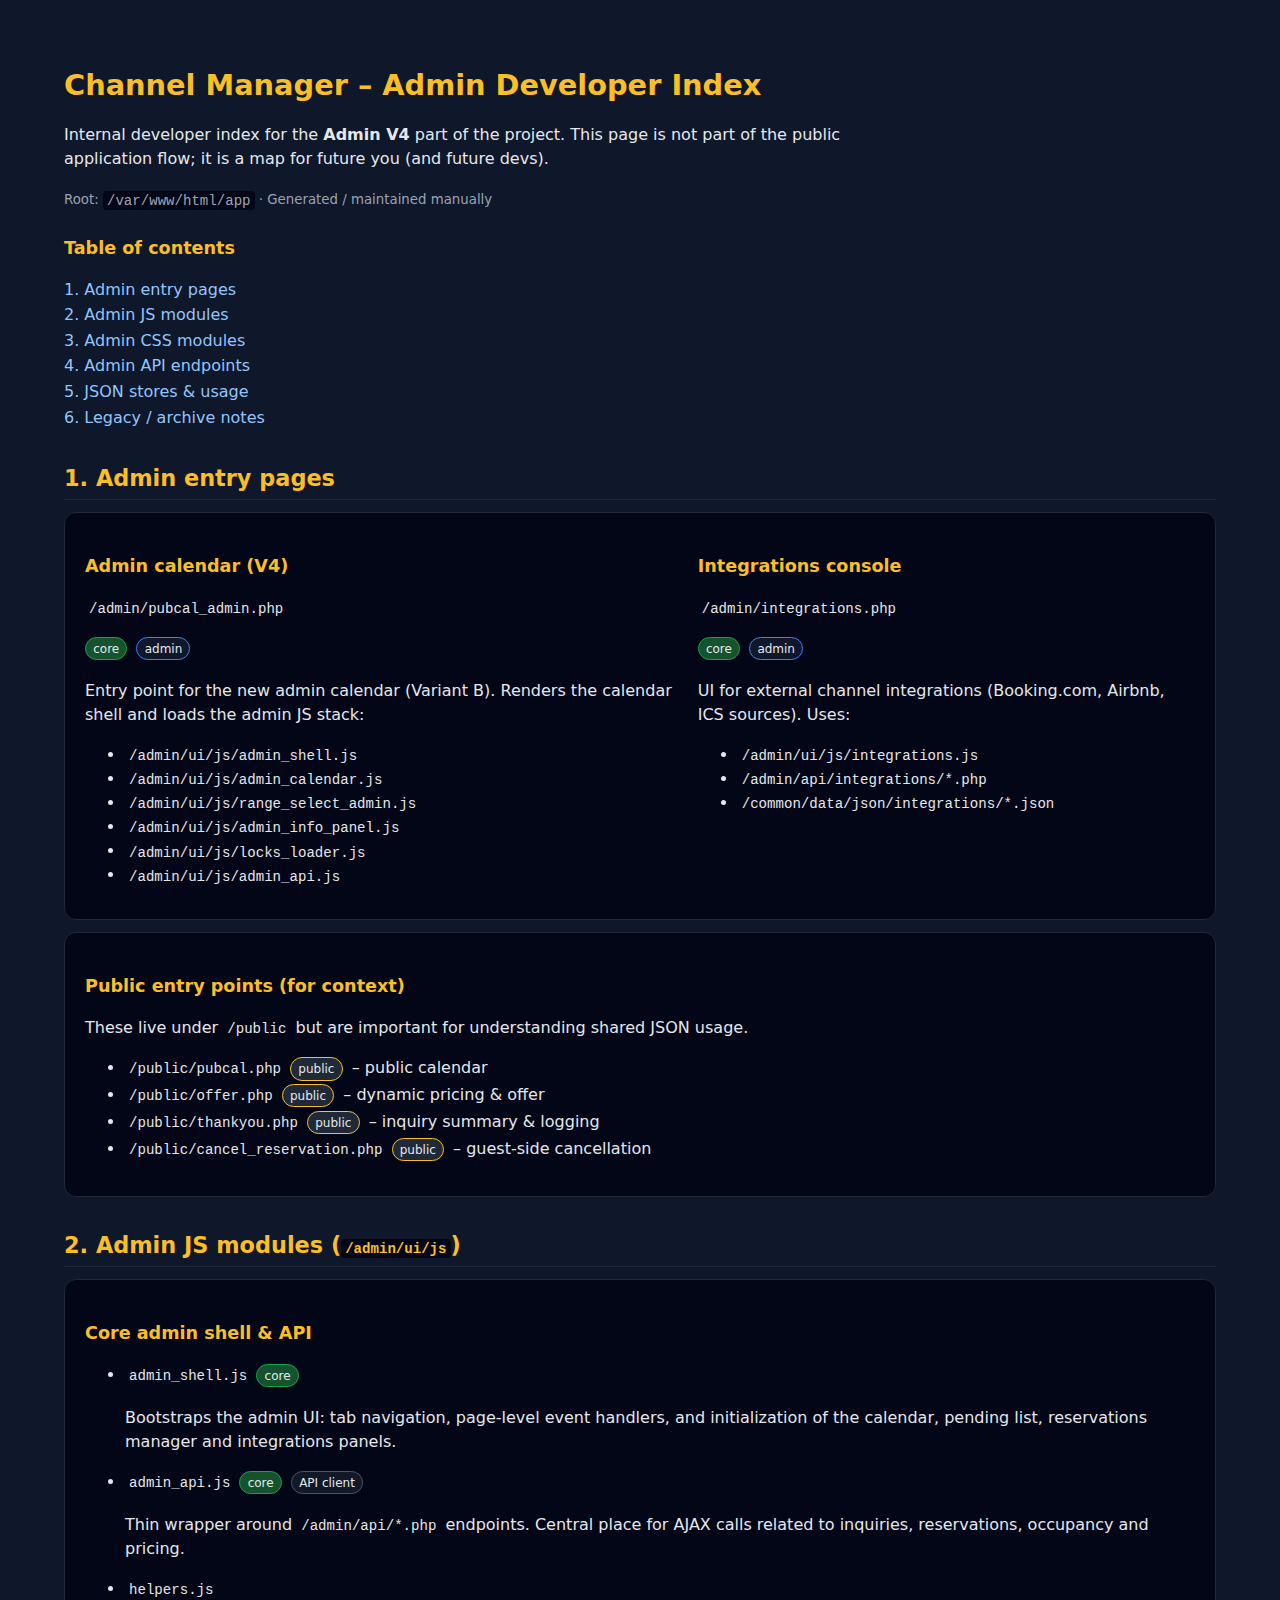
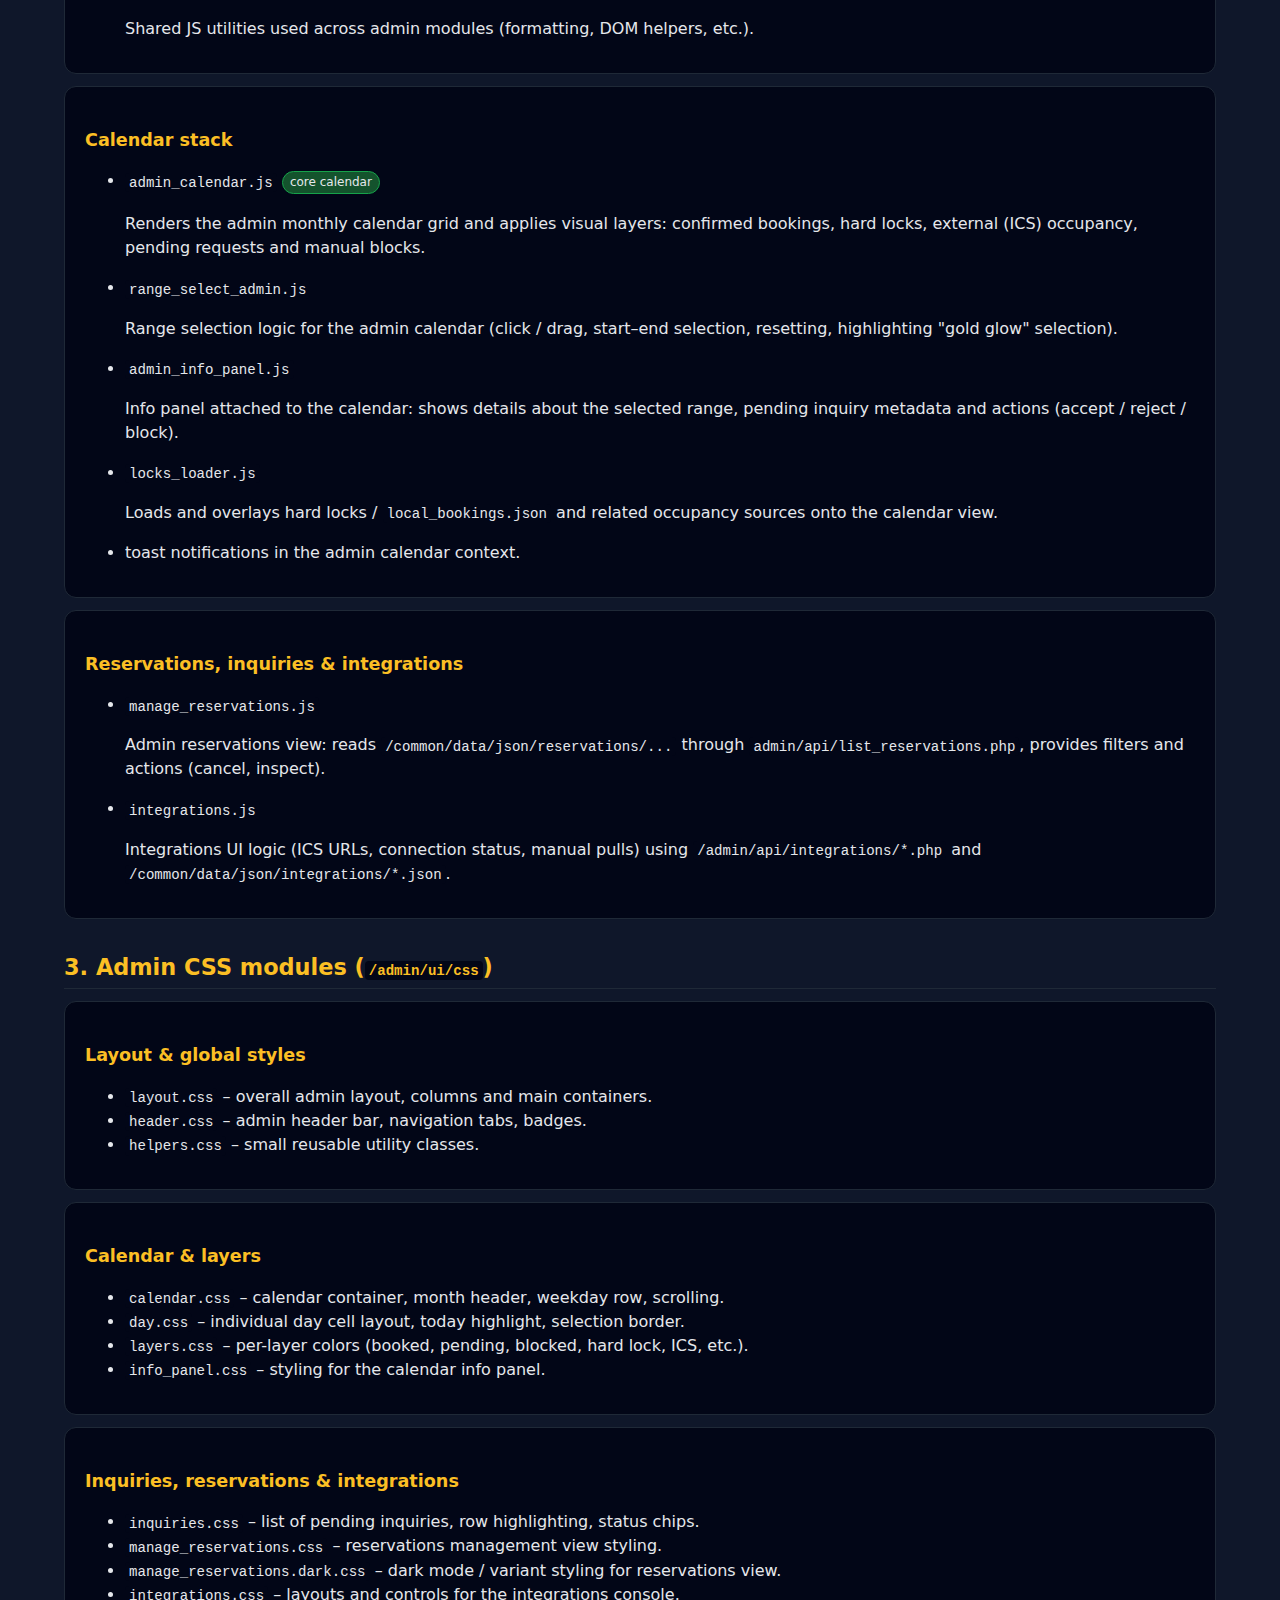
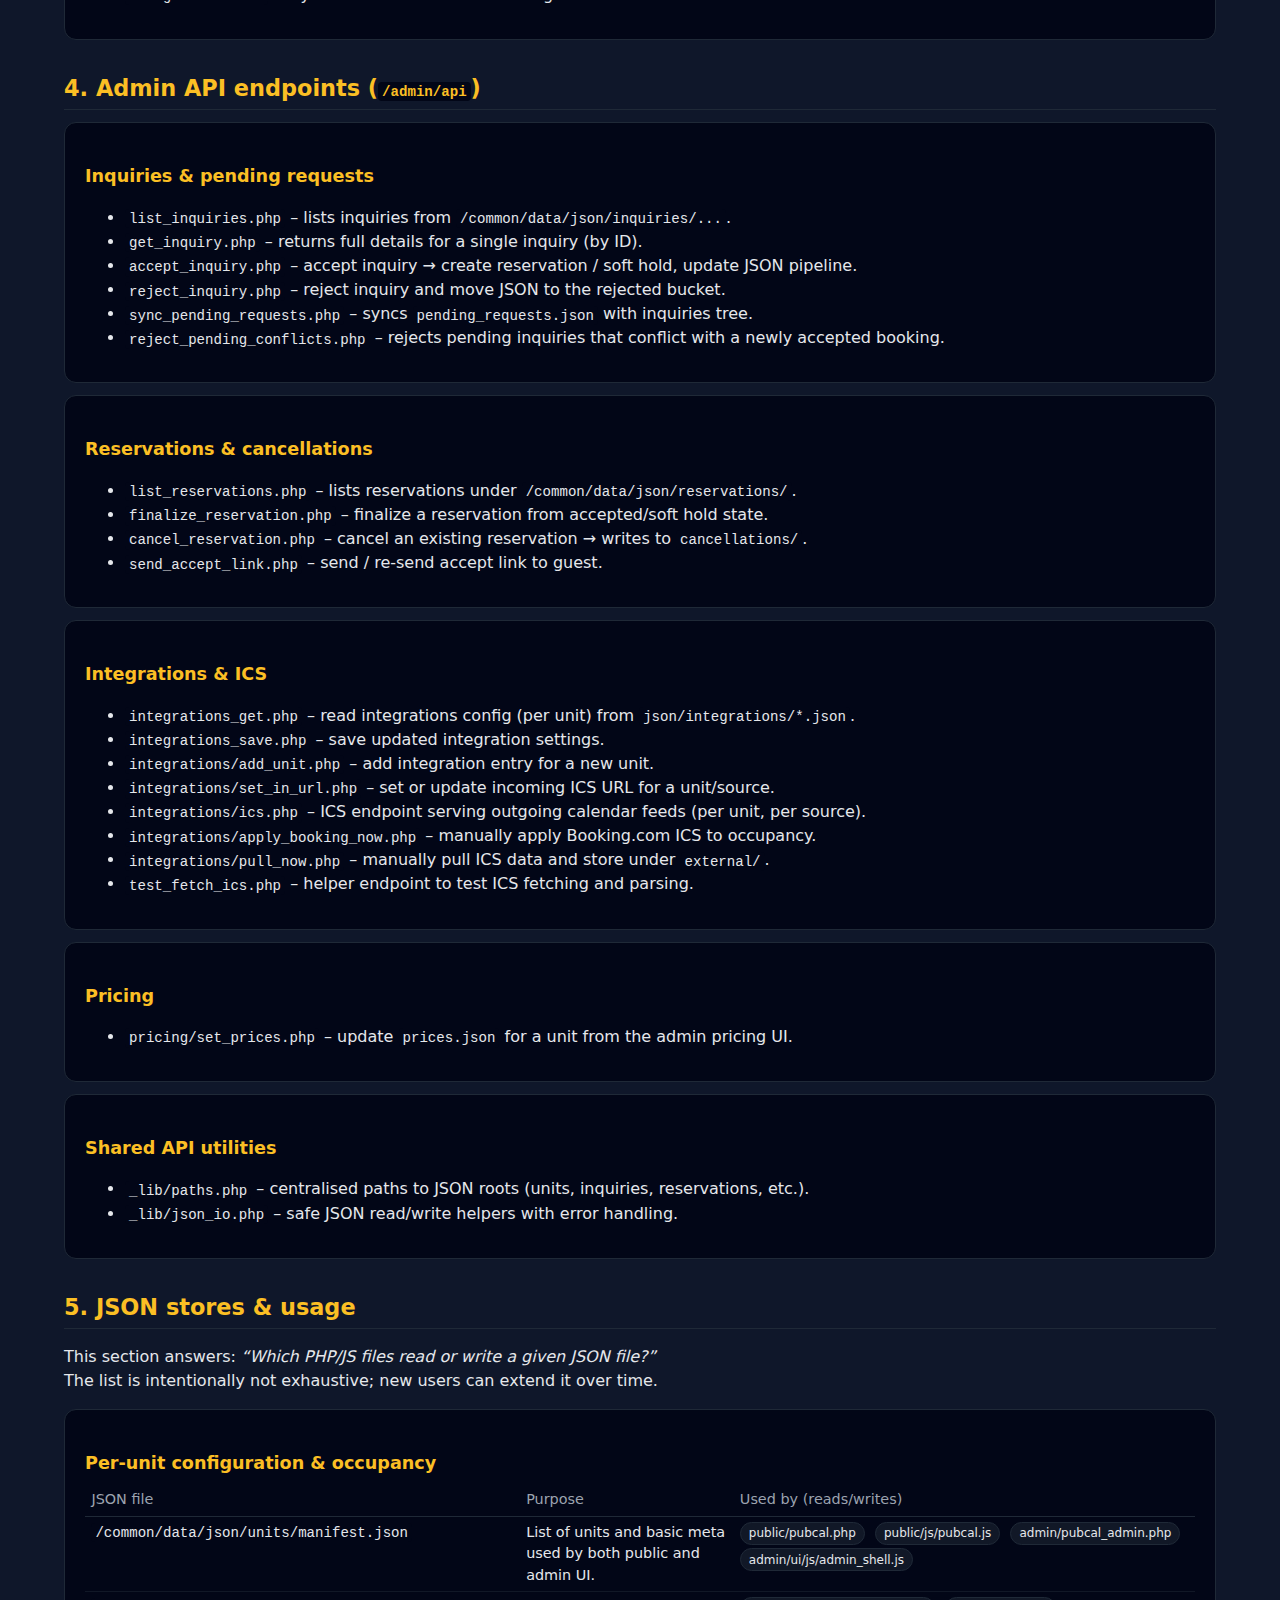
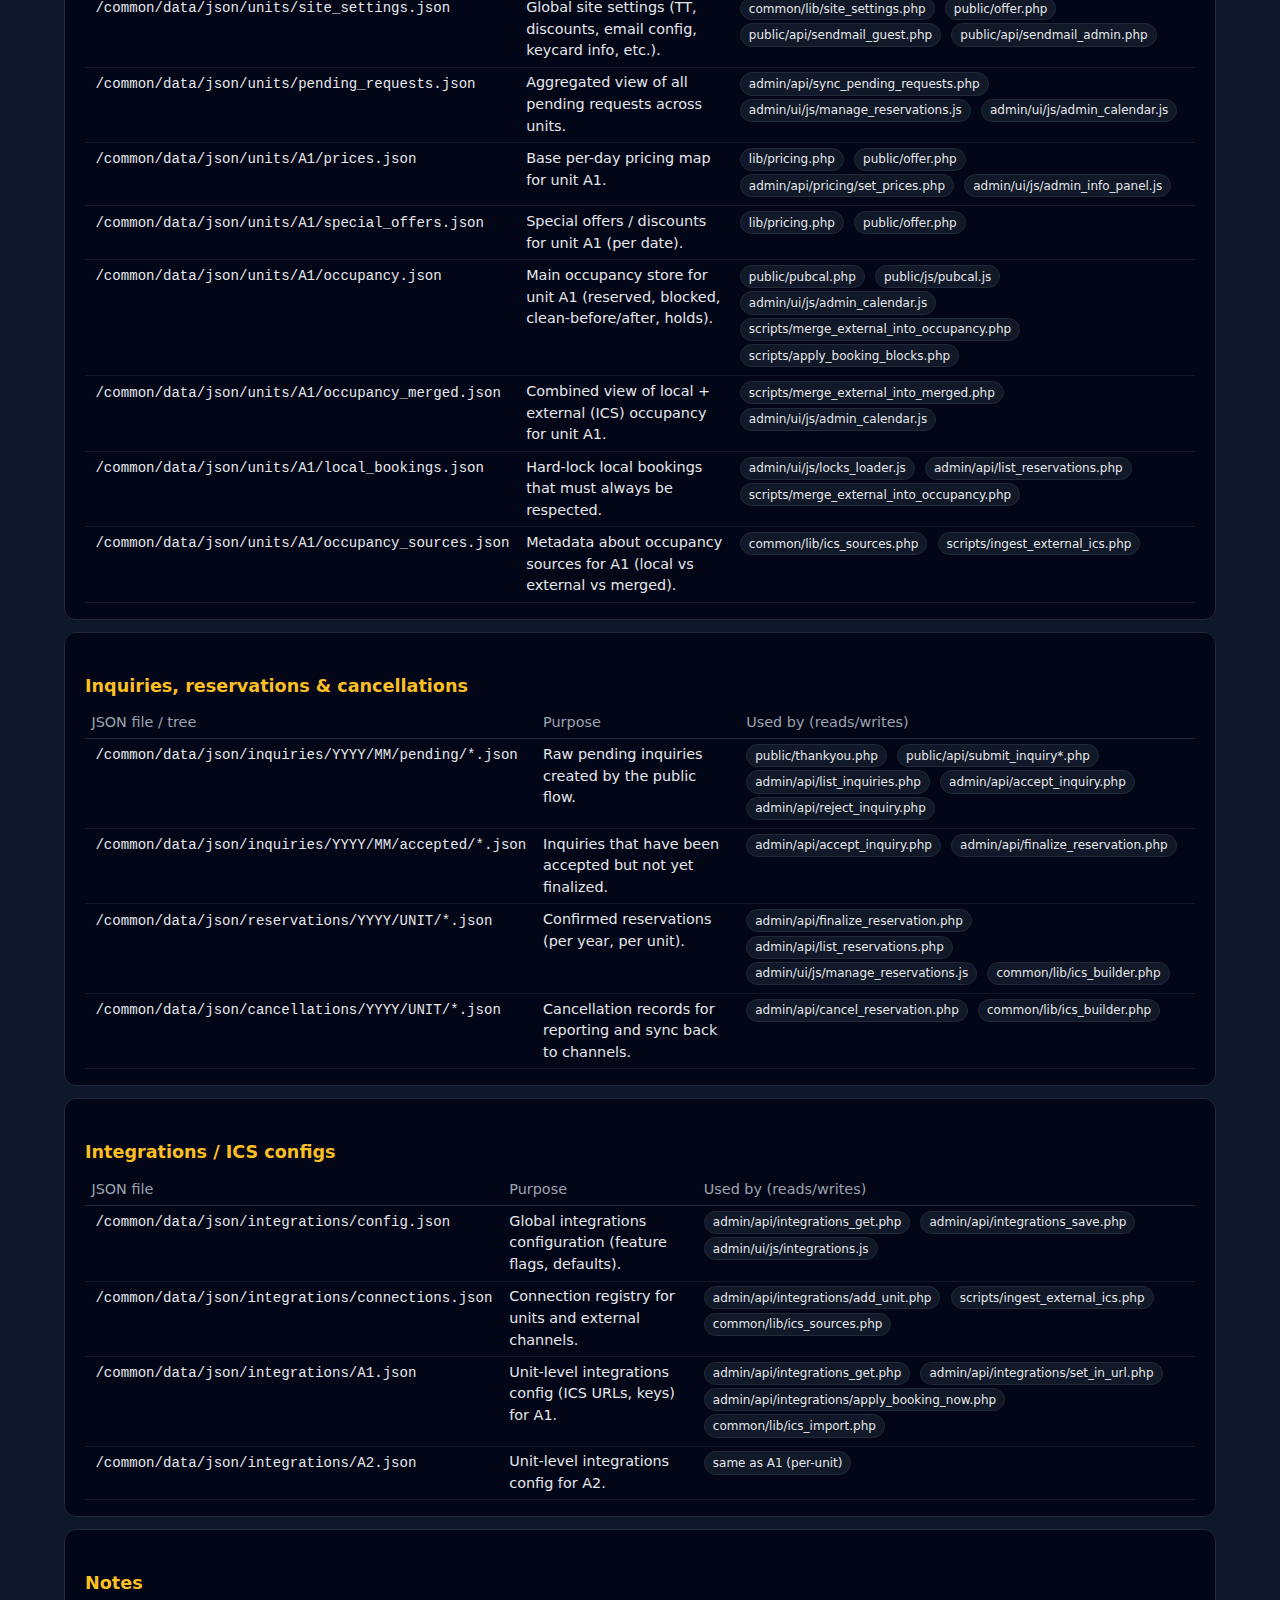
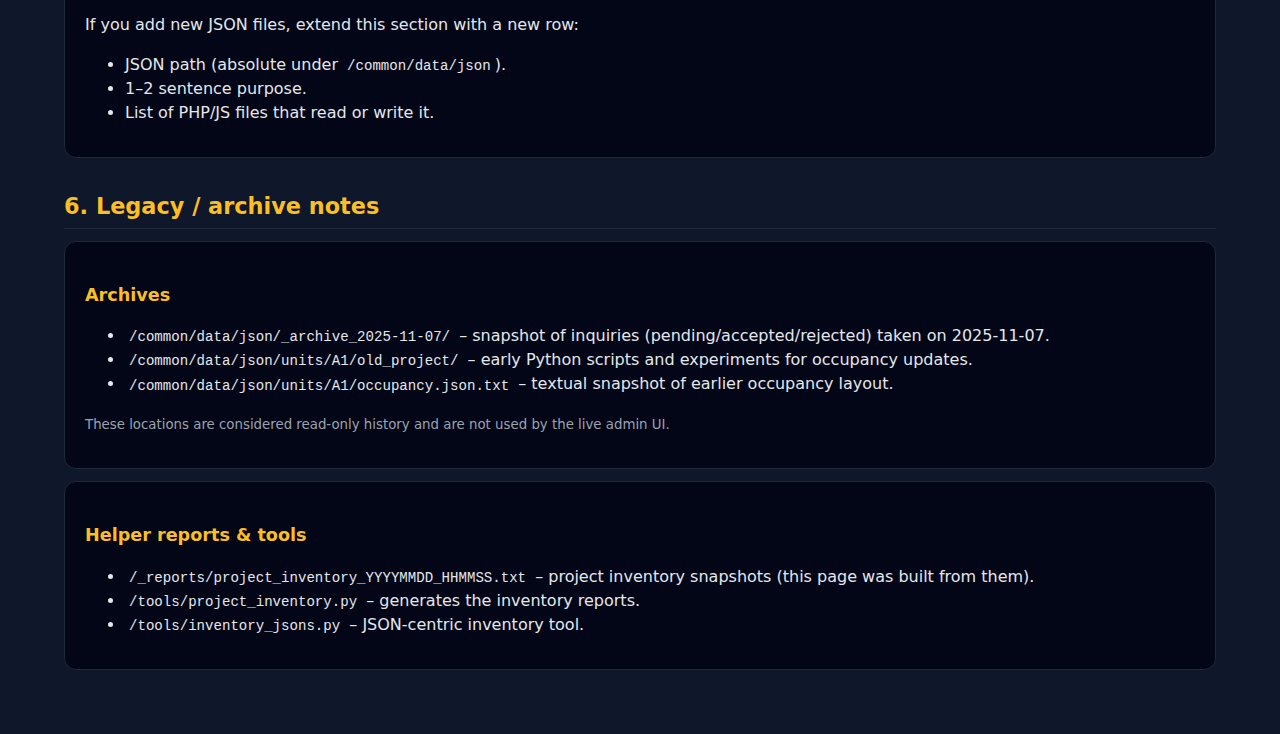
<file: admin/index_admin_old.html>
<!DOCTYPE html>
<html lang="en">
<head>
  <meta charset="utf-8">
  <title>Channel Manager – Admin Developer Index</title>
  <meta name="viewport" content="width=device-width, initial-scale=1">
  <style>
    :root {
      font-family: system-ui, -apple-system, BlinkMacSystemFont, "Segoe UI", sans-serif;
      background: #0f172a;
      color: #e5e7eb;
    }
    body {
      margin: 0;
      padding: 2rem 5vw 4rem;
      line-height: 1.5;
    }
    h1, h2, h3 {
      color: #fbbf24;
      margin-top: 2rem;
      margin-bottom: 0.5rem;
    }
    h1 {
      font-size: 1.8rem;
    }
    h2 {
      font-size: 1.4rem;
      border-bottom: 1px solid #1f2937;
      padding-bottom: 0.25rem;
    }
    h3 {
      font-size: 1.1rem;
      margin-top: 1.5rem;
    }
    a {
      color: #93c5fd;
      text-decoration: none;
    }
    a:hover {
      text-decoration: underline;
    }
    code {
      font-family: ui-monospace, SFMono-Regular, Menlo, Monaco, Consolas, "Liberation Mono", "Courier New", monospace;
      font-size: 0.88rem;
      background: #020617;
      padding: 0.1rem 0.25rem;
      border-radius: 0.25rem;
    }
    small {
      color: #9ca3af;
    }
    .tag {
      display: inline-block;
      padding: 0.1rem 0.45rem;
      border-radius: 999px;
      font-size: 0.75rem;
      background: #1f2937;
      color: #e5e7eb;
      margin-right: 0.25rem;
      margin-bottom: 0.15rem;
      border: 1px solid #374151;
    }
    .tag-core { background: #14532d; border-color: #16a34a; }
    .tag-api { background: #111827; border-color: #4b5563; }
    .tag-json { background: #0f172a; border-color: #6b7280; }
    .tag-public { background: #1f2937; border-color: #fbbf24; }
    .tag-admin { background: #0f172a; border-color: #3b82f6; }
    .box {
      border-radius: 0.75rem;
      background: #020617;
      border: 1px solid #1f2937;
      padding: 1rem 1.25rem;
      margin-top: 0.75rem;
    }
    .box + .box {
      margin-top: 0.75rem;
    }
    .two-col {
      display: grid;
      grid-template-columns: minmax(0, 1.2fr) minmax(0, 1fr);
      gap: 1rem;
    }
    @media (max-width: 900px) {
      .two-col {
        grid-template-columns: minmax(0, 1fr);
      }
    }
    .toc {
      list-style: none;
      padding-left: 0;
    }
    .toc li {
      margin: 0.1rem 0;
    }
    table {
      width: 100%;
      border-collapse: collapse;
      font-size: 0.9rem;
      margin-top: 0.5rem;
    }
    th, td {
      padding: 0.3rem 0.4rem;
      vertical-align: top;
      border-bottom: 1px solid #111827;
    }
    th {
      text-align: left;
      color: #9ca3af;
      font-weight: 500;
      border-bottom-color: #1f2937;
    }
    tbody tr:nth-child(odd) td {
      background: #020617;
    }
    tbody tr:nth-child(even) td {
      background: #020617;
    }
    .pill {
      display: inline-block;
      margin-right: 0.35rem;
      margin-bottom: 0.2rem;
      padding: 0.1rem 0.5rem;
      border-radius: 999px;
      background: #111827;
      color: #e5e7eb;
      font-size: 0.75rem;
      border: 1px solid #1f2937;
    }
    header {
      margin-bottom: 1.5rem;
    }
    header p {
      max-width: 52rem;
    }
  </style>
</head>
<body>
<header>
  <h1>Channel Manager – Admin Developer Index</h1>
  <p>
    Internal developer index for the <strong>Admin V4</strong> part of the project.
    This page is not part of the public application flow; it is a map for future you (and future devs).
  </p>
  <p><small>Root: <code>/var/www/html/app</code> · Generated / maintained manually</small></p>

  <h3>Table of contents</h3>
  <ul class="toc">
    <li><a href="#entry-pages">1. Admin entry pages</a></li>
    <li><a href="#js-modules">2. Admin JS modules</a></li>
    <li><a href="#css-modules">3. Admin CSS modules</a></li>
    <li><a href="#api-endpoints">4. Admin API endpoints</a></li>
    <li><a href="#json-stores">5. JSON stores &amp; usage</a></li>
    <li><a href="#legacy-notes">6. Legacy / archive notes</a></li>
  </ul>
</header>

<section id="entry-pages">
  <h2>1. Admin entry pages</h2>

  <div class="box two-col">
    <div>
      <h3>Admin calendar (V4)</h3>
      <p>
        <code>/admin/pubcal_admin.php</code>
      </p>
      <span class="tag tag-core">core</span>
      <span class="tag tag-admin">admin</span>
      <p>
        Entry point for the new admin calendar (Variant B). Renders the calendar shell and loads the
        admin JS stack:
      </p>
      <ul>
        <li><code>/admin/ui/js/admin_shell.js</code></li>
        <li><code>/admin/ui/js/admin_calendar.js</code></li>
        <li><code>/admin/ui/js/range_select_admin.js</code></li>
        <li><code>/admin/ui/js/admin_info_panel.js</code></li>
        <li><code>/admin/ui/js/locks_loader.js</code></li>
        <li><code>/admin/ui/js/admin_api.js</code></li>
      </ul>
    </div>
    <div>
      <h3>Integrations console</h3>
      <p>
        <code>/admin/integrations.php</code>
      </p>
      <span class="tag tag-core">core</span>
      <span class="tag tag-admin">admin</span>
      <p>
        UI for external channel integrations (Booking.com, Airbnb, ICS sources). Uses:
      </p>
      <ul>
        <li><code>/admin/ui/js/integrations.js</code></li>
        <li><code>/admin/api/integrations/*.php</code></li>
        <li><code>/common/data/json/integrations/*.json</code></li>
      </ul>
    </div>
  </div>

  <div class="box">
    <h3>Public entry points (for context)</h3>
    <p>These live under <code>/public</code> but are important for understanding shared JSON usage.</p>
    <ul>
      <li><code>/public/pubcal.php</code> <span class="tag tag-public">public</span> – public calendar</li>
      <li><code>/public/offer.php</code> <span class="tag tag-public">public</span> – dynamic pricing &amp; offer</li>
      <li><code>/public/thankyou.php</code> <span class="tag tag-public">public</span> – inquiry summary &amp; logging</li>
      <li><code>/public/cancel_reservation.php</code> <span class="tag tag-public">public</span> – guest-side cancellation</li>
    </ul>
  </div>
</section>

<section id="js-modules">
  <h2>2. Admin JS modules (<code>/admin/ui/js</code>)</h2>

  <div class="box">
    <h3>Core admin shell &amp; API</h3>
    <ul>
      <li>
        <code>admin_shell.js</code>
        <span class="tag tag-core">core</span>
        <p>
          Bootstraps the admin UI: tab navigation, page-level event handlers, and initialization of the
          calendar, pending list, reservations manager and integrations panels.
        </p>
      </li>
      <li>
        <code>admin_api.js</code>
        <span class="tag tag-core">core</span>
        <span class="tag tag-api">API client</span>
        <p>
          Thin wrapper around <code>/admin/api/*.php</code> endpoints. Central place for AJAX calls related to
          inquiries, reservations, occupancy and pricing.
        </p>
      </li>
      <li>
        <code>helpers.js</code>
        <p>Shared JS utilities used across admin modules (formatting, DOM helpers, etc.).</p>
      </li>
    </ul>
  </div>

  <div class="box">
    <h3>Calendar stack</h3>
    <ul>
      <li>
        <code>admin_calendar.js</code>
        <span class="tag tag-core">core calendar</span>
        <p>
          Renders the admin monthly calendar grid and applies visual layers:
          confirmed bookings, hard locks, external (ICS) occupancy, pending requests and manual blocks.
        </p>
      </li>
      <li>
        <code>range_select_admin.js</code>
        <p>
          Range selection logic for the admin calendar (click / drag, start–end selection, resetting,
          highlighting &quot;gold glow&quot; selection).
        </p>
      </li>
      <li>
        <code>admin_info_panel.js</code>
        <p>
          Info panel attached to the calendar: shows details about the selected range, pending inquiry
          metadata and actions (accept / reject / block).
        </p>
      </li>
      <li>
        <code>locks_loader.js</code>
        <p>
          Loads and overlays hard locks / <code>local_bookings.json</code> and related occupancy sources onto the
          calendar view.
        </p>
      </li>
      <li>
        <p>
          toast notifications in the admin calendar context.
        </p>
      </li>
    </ul>
  </div>

  <div class="box">
    <h3>Reservations, inquiries &amp; integrations</h3>
    <ul>
      <li>
        <code>manage_reservations.js</code>
        <p>
          Admin reservations view: reads <code>/common/data/json/reservations/...</code> through
          <code>admin/api/list_reservations.php</code>, provides filters and actions (cancel, inspect).
        </p>
      </li>
      <li>
        <code>integrations.js</code>
        <p>
          Integrations UI logic (ICS URLs, connection status, manual pulls) using
          <code>/admin/api/integrations/*.php</code> and
          <code>/common/data/json/integrations/*.json</code>.
        </p>
      </li>
    </ul>
  </div>
</section>

<section id="css-modules">
  <h2>3. Admin CSS modules (<code>/admin/ui/css</code>)</h2>

  <div class="box">
    <h3>Layout &amp; global styles</h3>
    <ul>
      <li><code>layout.css</code> – overall admin layout, columns and main containers.</li>
      <li><code>header.css</code> – admin header bar, navigation tabs, badges.</li>
      <li><code>helpers.css</code> – small reusable utility classes.</li>
    </ul>
  </div>

  <div class="box">
    <h3>Calendar &amp; layers</h3>
    <ul>
      <li><code>calendar.css</code> – calendar container, month header, weekday row, scrolling.</li>
      <li><code>day.css</code> – individual day cell layout, today highlight, selection border.</li>
      <li><code>layers.css</code> – per-layer colors (booked, pending, blocked, hard lock, ICS, etc.).</li>
      <li><code>info_panel.css</code> – styling for the calendar info panel.</li>
    </ul>
  </div>

  <div class="box">
    <h3>Inquiries, reservations &amp; integrations</h3>
    <ul>
      <li><code>inquiries.css</code> – list of pending inquiries, row highlighting, status chips.</li>
      <li><code>manage_reservations.css</code> – reservations management view styling.</li>
      <li><code>manage_reservations.dark.css</code> – dark mode / variant styling for reservations view.</li>
      <li><code>integrations.css</code> – layouts and controls for the integrations console.</li>
    </ul>
  </div>
</section>

<section id="api-endpoints">
  <h2>4. Admin API endpoints (<code>/admin/api</code>)</h2>

  <div class="box">
    <h3>Inquiries &amp; pending requests</h3>
    <ul>
      <li><code>list_inquiries.php</code> – lists inquiries from <code>/common/data/json/inquiries/...</code>.</li>
      <li><code>get_inquiry.php</code> – returns full details for a single inquiry (by ID).</li>
      <li><code>accept_inquiry.php</code> – accept inquiry → create reservation / soft hold, update JSON pipeline.</li>
      <li><code>reject_inquiry.php</code> – reject inquiry and move JSON to the rejected bucket.</li>
      <li><code>sync_pending_requests.php</code> – syncs <code>pending_requests.json</code> with inquiries tree.</li>
      <li><code>reject_pending_conflicts.php</code> – rejects pending inquiries that conflict with a newly accepted booking.</li>
    </ul>
  </div>

  <div class="box">
    <h3>Reservations &amp; cancellations</h3>
    <ul>
      <li><code>list_reservations.php</code> – lists reservations under <code>/common/data/json/reservations/</code>.</li>
      <li><code>finalize_reservation.php</code> – finalize a reservation from accepted/soft hold state.</li>
      <li><code>cancel_reservation.php</code> – cancel an existing reservation → writes to <code>cancellations/</code>.</li>
      <li><code>send_accept_link.php</code> – send / re-send accept link to guest.</li>
    </ul>
  </div>

  <div class="box">
    <h3>Integrations &amp; ICS</h3>
    <ul>
      <li><code>integrations_get.php</code> – read integrations config (per unit) from <code>json/integrations/*.json</code>.</li>
      <li><code>integrations_save.php</code> – save updated integration settings.</li>
      <li><code>integrations/add_unit.php</code> – add integration entry for a new unit.</li>
      <li><code>integrations/set_in_url.php</code> – set or update incoming ICS URL for a unit/source.</li>
      <li><code>integrations/ics.php</code> – ICS endpoint serving outgoing calendar feeds (per unit, per source).</li>
      <li><code>integrations/apply_booking_now.php</code> – manually apply Booking.com ICS to occupancy.</li>
      <li><code>integrations/pull_now.php</code> – manually pull ICS data and store under <code>external/</code>.</li>
      <li><code>test_fetch_ics.php</code> – helper endpoint to test ICS fetching and parsing.</li>
    </ul>
  </div>

  <div class="box">
    <h3>Pricing</h3>
    <ul>
      <li><code>pricing/set_prices.php</code> – update <code>prices.json</code> for a unit from the admin pricing UI.</li>
    </ul>
  </div>

  <div class="box">
    <h3>Shared API utilities</h3>
    <ul>
      <li><code>_lib/paths.php</code> – centralised paths to JSON roots (units, inquiries, reservations, etc.).</li>
      <li><code>_lib/json_io.php</code> – safe JSON read/write helpers with error handling.</li>
    </ul>
  </div>
</section>

<section id="json-stores">
  <h2>5. JSON stores &amp; usage</h2>
  <p>
    This section answers: <em>&ldquo;Which PHP/JS files read or write a given JSON file?&rdquo;</em><br>
    The list is intentionally not exhaustive; new users can extend it over time.
  </p>

  <div class="box">
    <h3>Per-unit configuration &amp; occupancy</h3>
    <table>
      <thead>
      <tr>
        <th>JSON file</th>
        <th>Purpose</th>
        <th>Used by (reads/writes)</th>
      </tr>
      </thead>
      <tbody>
      <tr>
        <td><code>/common/data/json/units/manifest.json</code></td>
        <td>List of units and basic meta used by both public and admin UI.</td>
        <td>
          <span class="pill">public/pubcal.php</span>
          <span class="pill">public/js/pubcal.js</span>
          <span class="pill">admin/pubcal_admin.php</span>
          <span class="pill">admin/ui/js/admin_shell.js</span>
        </td>
      </tr>
      <tr>
        <td><code>/common/data/json/units/site_settings.json</code></td>
        <td>Global site settings (TT, discounts, email config, keycard info, etc.).</td>
        <td>
          <span class="pill">common/lib/site_settings.php</span>
          <span class="pill">public/offer.php</span>
          <span class="pill">public/api/sendmail_guest.php</span>
          <span class="pill">public/api/sendmail_admin.php</span>
        </td>
      </tr>
      <tr>
        <td><code>/common/data/json/units/pending_requests.json</code></td>
        <td>Aggregated view of all pending requests across units.</td>
        <td>
          <span class="pill">admin/api/sync_pending_requests.php</span>
          <span class="pill">admin/ui/js/manage_reservations.js</span>
          <span class="pill">admin/ui/js/admin_calendar.js</span>
        </td>
      </tr>
      <tr>
        <td><code>/common/data/json/units/A1/prices.json</code></td>
        <td>Base per-day pricing map for unit A1.</td>
        <td>
          <span class="pill">lib/pricing.php</span>
          <span class="pill">public/offer.php</span>
          <span class="pill">admin/api/pricing/set_prices.php</span>
          <span class="pill">admin/ui/js/admin_info_panel.js</span>
        </td>
      </tr>
      <tr>
        <td><code>/common/data/json/units/A1/special_offers.json</code></td>
        <td>Special offers / discounts for unit A1 (per date).</td>
        <td>
          <span class="pill">lib/pricing.php</span>
          <span class="pill">public/offer.php</span>
        </td>
      </tr>
      <tr>
        <td><code>/common/data/json/units/A1/occupancy.json</code></td>
        <td>Main occupancy store for unit A1 (reserved, blocked, clean-before/after, holds).</td>
        <td>
          <span class="pill">public/pubcal.php</span>
          <span class="pill">public/js/pubcal.js</span>
          <span class="pill">admin/ui/js/admin_calendar.js</span>
          <span class="pill">scripts/merge_external_into_occupancy.php</span>
          <span class="pill">scripts/apply_booking_blocks.php</span>
        </td>
      </tr>
      <tr>
        <td><code>/common/data/json/units/A1/occupancy_merged.json</code></td>
        <td>Combined view of local + external (ICS) occupancy for unit A1.</td>
        <td>
          <span class="pill">scripts/merge_external_into_merged.php</span>
          <span class="pill">admin/ui/js/admin_calendar.js</span>
        </td>
      </tr>
      <tr>
        <td><code>/common/data/json/units/A1/local_bookings.json</code></td>
        <td>Hard-lock local bookings that must always be respected.</td>
        <td>
          <span class="pill">admin/ui/js/locks_loader.js</span>
          <span class="pill">admin/api/list_reservations.php</span>
          <span class="pill">scripts/merge_external_into_occupancy.php</span>
        </td>
      </tr>
      <tr>
        <td><code>/common/data/json/units/A1/occupancy_sources.json</code></td>
        <td>Metadata about occupancy sources for A1 (local vs external vs merged).</td>
        <td>
          <span class="pill">common/lib/ics_sources.php</span>
          <span class="pill">scripts/ingest_external_ics.php</span>
        </td>
      </tr>
      </tbody>
    </table>
  </div>

  <div class="box">
    <h3>Inquiries, reservations &amp; cancellations</h3>
    <table>
      <thead>
      <tr>
        <th>JSON file / tree</th>
        <th>Purpose</th>
        <th>Used by (reads/writes)</th>
      </tr>
      </thead>
      <tbody>
      <tr>
        <td><code>/common/data/json/inquiries/YYYY/MM/pending/*.json</code></td>
        <td>Raw pending inquiries created by the public flow.</td>
        <td>
          <span class="pill">public/thankyou.php</span>
          <span class="pill">public/api/submit_inquiry*.php</span>
          <span class="pill">admin/api/list_inquiries.php</span>
          <span class="pill">admin/api/accept_inquiry.php</span>
          <span class="pill">admin/api/reject_inquiry.php</span>
        </td>
      </tr>
      <tr>
        <td><code>/common/data/json/inquiries/YYYY/MM/accepted/*.json</code></td>
        <td>Inquiries that have been accepted but not yet finalized.</td>
        <td>
          <span class="pill">admin/api/accept_inquiry.php</span>
          <span class="pill">admin/api/finalize_reservation.php</span>
        </td>
      </tr>
      <tr>
        <td><code>/common/data/json/reservations/YYYY/UNIT/*.json</code></td>
        <td>Confirmed reservations (per year, per unit).</td>
        <td>
          <span class="pill">admin/api/finalize_reservation.php</span>
          <span class="pill">admin/api/list_reservations.php</span>
          <span class="pill">admin/ui/js/manage_reservations.js</span>
          <span class="pill">common/lib/ics_builder.php</span>
        </td>
      </tr>
      <tr>
        <td><code>/common/data/json/cancellations/YYYY/UNIT/*.json</code></td>
        <td>Cancellation records for reporting and sync back to channels.</td>
        <td>
          <span class="pill">admin/api/cancel_reservation.php</span>
          <span class="pill">common/lib/ics_builder.php</span>
        </td>
      </tr>
      </tbody>
    </table>
  </div>

  <div class="box">
    <h3>Integrations / ICS configs</h3>
    <table>
      <thead>
      <tr>
        <th>JSON file</th>
        <th>Purpose</th>
        <th>Used by (reads/writes)</th>
      </tr>
      </thead>
      <tbody>
      <tr>
        <td><code>/common/data/json/integrations/config.json</code></td>
        <td>Global integrations configuration (feature flags, defaults).</td>
        <td>
          <span class="pill">admin/api/integrations_get.php</span>
          <span class="pill">admin/api/integrations_save.php</span>
          <span class="pill">admin/ui/js/integrations.js</span>
        </td>
      </tr>
      <tr>
        <td><code>/common/data/json/integrations/connections.json</code></td>
        <td>Connection registry for units and external channels.</td>
        <td>
          <span class="pill">admin/api/integrations/add_unit.php</span>
          <span class="pill">scripts/ingest_external_ics.php</span>
          <span class="pill">common/lib/ics_sources.php</span>
        </td>
      </tr>
      <tr>
        <td><code>/common/data/json/integrations/A1.json</code></td>
        <td>Unit-level integrations config (ICS URLs, keys) for A1.</td>
        <td>
          <span class="pill">admin/api/integrations_get.php</span>
          <span class="pill">admin/api/integrations/set_in_url.php</span>
          <span class="pill">admin/api/integrations/apply_booking_now.php</span>
          <span class="pill">common/lib/ics_import.php</span>
        </td>
      </tr>
      <tr>
        <td><code>/common/data/json/integrations/A2.json</code></td>
        <td>Unit-level integrations config for A2.</td>
        <td>
          <span class="pill">same as A1 (per-unit)</span>
        </td>
      </tr>
      </tbody>
    </table>
  </div>

  <div class="box">
    <h3>Notes</h3>
    <p>
      If you add new JSON files, extend this section with a new row:
    </p>
    <ul>
      <li>JSON path (absolute under <code>/common/data/json</code>).</li>
      <li>1–2 sentence purpose.</li>
      <li>List of PHP/JS files that read or write it.</li>
    </ul>
  </div>
</section>

<section id="legacy-notes">
  <h2>6. Legacy / archive notes</h2>
  <div class="box">
    <h3>Archives</h3>
    <ul>
      <li><code>/common/data/json/_archive_2025-11-07/</code> – snapshot of inquiries (pending/accepted/rejected) taken on 2025-11-07.</li>
      <li><code>/common/data/json/units/A1/old_project/</code> – early Python scripts and experiments for occupancy updates.</li>
      <li><code>/common/data/json/units/A1/occupancy.json.txt</code> – textual snapshot of earlier occupancy layout.</li>
    </ul>
    <p><small>These locations are considered read-only history and are not used by the live admin UI.</small></p>
  </div>

  <div class="box">
    <h3>Helper reports &amp; tools</h3>
    <ul>
      <li><code>/_reports/project_inventory_YYYYMMDD_HHMMSS.txt</code> – project inventory snapshots (this page was built from them).</li>
      <li><code>/tools/project_inventory.py</code> – generates the inventory reports.</li>
      <li><code>/tools/inventory_jsons.py</code> – JSON-centric inventory tool.</li>
    </ul>
  </div>
</section>

</body>
</html>
</file>
